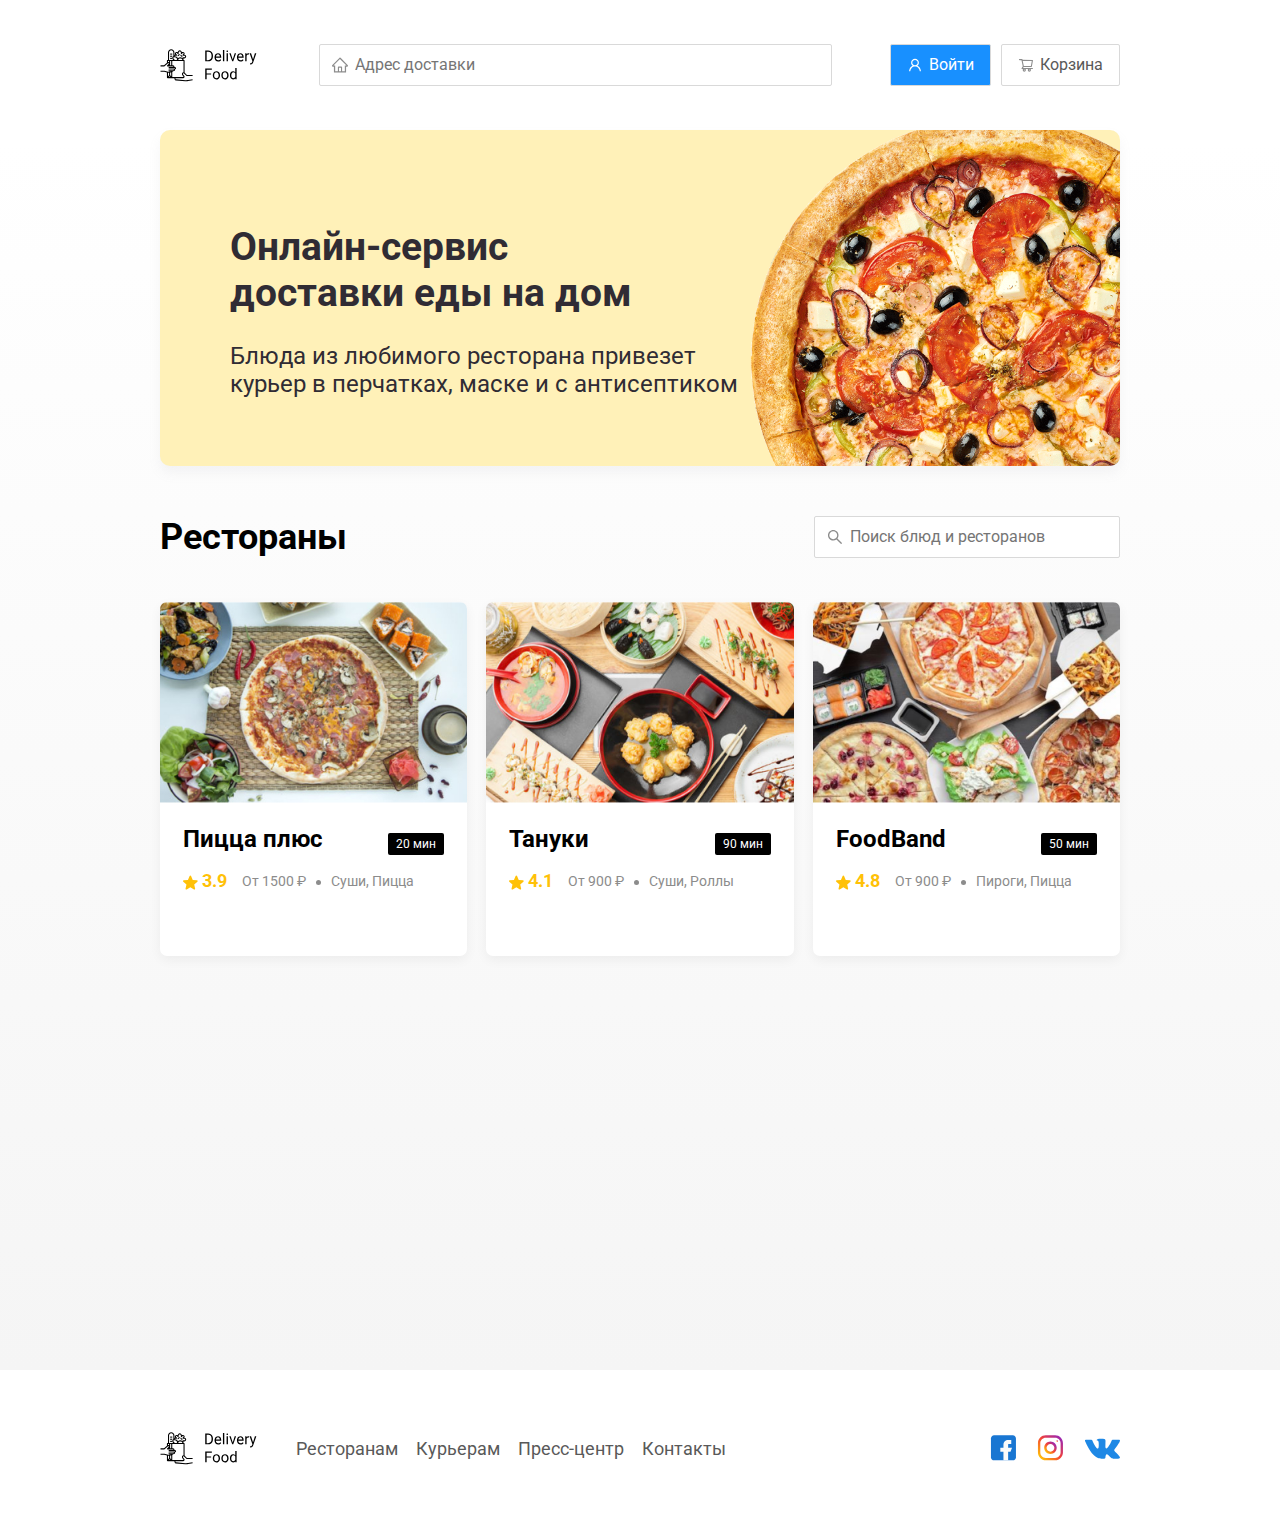
<file: index.html>
<!DOCTYPE html>
<html lang="ru">
<head>
  <meta charset="UTF-8">
  <meta name="viewport" content="width=device-width, initial-scale=1.0">
  <title>Delivery Food - доставка еды на дом</title>
  <link href="https://fonts.googleapis.com/css2?family=Roboto:wght@400;700&display=swap" rel="stylesheet">
  <link rel="stylesheet" href="css/normalize.css">
  <link rel="stylesheet" href="css/animate.css">
  <link rel="stylesheet" href="css/style.css">
</head>
<body>
  <div class="container">
      <header class="header">
        <a href="/" class="logo-link">
          <img src="img/header/logo.svg" alt="logo" class="logo">
        </a>
        <input type="text" class="input input-adress" placeholder="Адрес доставки">
        <div class="buttons">
          <button class="button button-primary">
            <img class="button-icon" src="img/header/user.svg" alt="user">
            <span class="button-text">Войти</span></button>
          <button class="button" id="card-button">
            <img src="img/header/shopping-cart.svg" alt="shop" class="button-icon">
            <span class="button-text">Корзина</span></button>
        </div>
      </header>
   </div>
   <main class="main">
     <div class="container">
       <section class="offer">
        <h1 class="offer-title">
          Онлайн-сервис <br> доставки еды на дом
        </h1>
        <p class="offer-text">
          Блюда из любимого ресторана привезет курьер в перчатках, маске и с антисептиком
        </p>
      </section>
       <section class="restaurants">
         <div class="section-heading">
           <h2 class="section-title">Рестораны</h2>
           <input type="text" class="input input-search" placeholder="Поиск блюд и ресторанов">
         </div>

         <div class="cards">
           <a href="pizzaplus.html" class="card wow fadeInUp" data-wow-delay="0.1s">
             <img class="card-image" src="img/cards/card-1.jpg" alt="image">
             <div class="card-text">
               <div class="card-heading">
                 <h3 class="card-title">Пицца плюс</h3>
                 <span class="card-tag tag">20 мин</span>
               </div>
               <div class="card-info">
                 <div class="rating"><img src="img/cards/rating.svg" alt="*" class="rating-star"> 3.9</div>
                 <div class="price">От 1500 ₽</div>
                 <div class="category">Суши, Пицца</div>
               </div>
             </div>
           </a>

            <a href="tanuki.html" class="card wow fadeInUp" data-wow-delay="0.2s">
             <img class="card-image" src="img/cards/card-2.jpg" alt="image">
             <div class="card-text">
               <div class="card-heading">
                 <h3 class="card-title">Тануки</h3>
                 <span class="card-tag tag">90 мин</span>
               </div>
               <div class="card-info">
                 <div class="rating"><img src="img/cards/rating.svg" alt="*" class="rating-star"> 4.1</div>
                 <div class="price">От 900 ₽</div>
                 <div class="category">Суши, Роллы</div>
               </div>
             </div>
           </a>
    
           <a href="foodband.html" class="card wow fadeInUp" data-wow-delay="0.3s">
             <img class="card-image" src="img/cards/card-3.jpg" alt="image">
             <div class="card-text">
               <div class="card-heading">
                 <h3 class="card-title">FoodBand</h3>
                 <span class="card-tag tag">50 мин</span>
               </div>
               <div class="card-info">
                 <div class="rating"><img src="img/cards/rating.svg" alt="*" class="rating-star"> 4.8</div>
                 <div class="price">От 900 ₽</div>
                 <div class="category">Пироги, Пицца</div>
               </div>
             </div>
           </a>

           <a href="greedypizza.html" class="card wow fadeInUp" data-wow-delay="0.1s">
             <img class="card-image" src="img/cards/card-6.jpg" alt="image">
             <div class="card-text">
               <div class="card-heading">
                 <h3 class="card-title">Жадина-пицца</h3>
                 <span class="card-tag tag">70 мин</span>
               </div>
               <div class="card-info">
                 <div class="rating"><img src="img/cards/rating.svg" alt="*" class="rating-star"> 3.7</div>
                 <div class="price">От 500 ₽</div>
                 <div class="category">Суши, Пицца</div>
               </div>
             </div>
           </a>

           <a href="doteat.html" class="card wow fadeInUp" data-wow-delay="0.2s">
             <img class="card-image" src="img/cards/card-5.jpg" alt="image">
             <div class="card-text">
               <div class="card-heading">
                 <h3 class="card-title">Точка еды</h3>
                 <span class="card-tag tag">90 мин</span>
               </div>
               <div class="card-info">
                 <div class="rating"><img src="img/cards/rating.svg" alt="*" class="rating-star"> 4.7</div>
                 <div class="price">От 1000 ₽</div>
                 <div class="category">Пицца, роллы</div>
               </div>
             </div>
           </a>

           <a href="sushi.html" class="card wow fadeInUp" data-wow-delay="0.3s">
             <img class="card-image" src="img/cards/card-4.jpg" alt="image">
             <div class="card-text">
               <div class="card-heading">
                 <h3 class="card-title">Суши-Роллы</h3>
                 <span class="card-tag tag">65 мин</span>
               </div>
               <div class="card-info">
                 <div class="rating"><img src="img/cards/rating.svg" alt="*" class="rating-star"> 4.6</div>
                 <div class="price">От 300 ₽</div>
                 <div class="category">Суши, Роллы</div>
               </div>
             </div>
           </a>
         </div>
       </section>
     </div>
   </main>
       <footer class="footer">
         <div class="container">
           <div class="footer-block">
             <a href="/" class="logo-link"> 
              <img src="img/header/logo.svg" alt="logo" class="logo footer-logo">
             </a>
             <nav class="footer-nav">
               <a href="#" class="footer-link">Ресторанам</a>
               <a href="#" class="footer-link">Курьерам</a>
               <a href="#" class="footer-link">Пресс-центр</a>
               <a href="#" class="footer-link">Контакты</a>
             </nav>
            <div class="social-links">
              <a class="social-link" href="https://vk.com/webacademic"><img src="img/footer/fk.svg" alt="Facebook"></a>
              <a class="social-link" href="https://www.instagram.com/"><img src="img/footer/inst.svg"
                  alt="Instagram"></a>
              <a class="social-link" href="https://vk.com/digitalt"><img src="img/footer/vk.svg" alt="VK"></a>
            </div>
          </div>
         </div>
       </footer>

       <div class="modal">
         <div class="modal-dialog">
           <div class="modal-header">
             <h3 class="modal-title">Корзина</h3>
             <button class="close">&times</button>
           </div>

           <div class="modal-body">
             <div class="food-row">
               <span class="food-name">Ролл угорь стандарт</span>
               <strong class="food-price">250 ₽</strong>
               <div class="food-counter">
                 <button class="counter-button">-</button>
                 <span class="counter">1</span>
                 <button class="counter-button">+</button>
               </div>
             </div>
           </div>

           <div class="modal-body">
             <div class="food-row">
               <span class="food-name">Пицца с грибами</span>
               <strong class="food-price">750 ₽</strong>
               <div class="food-counter">
                 <button class="counter-button">-</button>
                 <span class="counter">1</span>
                 <button class="counter-button">+</button>
               </div>
             </div>
           </div>

           <div class="modal-body">
             <div class="food-row">
               <span class="food-name">Комбо Сет XL</span>
               <strong class="food-price">1200 ₽</strong>
               <div class="food-counter">
                 <button class="counter-button">-</button>
                 <span class="counter">1</span>
                 <button class="counter-button">+</button>
               </div>
             </div>
           </div>

           <div class="modal-footer">
             <span class="modal-pricetag">2200 ₽</span>
             <div class="footer-buttons">
               <button class="button button-primary">Оформить заказ</button>
               <button class="button">Отмена</button>
             </div>
           </div>
         </div>
       </div>

       <script src="js/wow.min.js"></script>
       <script src="js/main.js"></script>
</body>
</html>
</file>
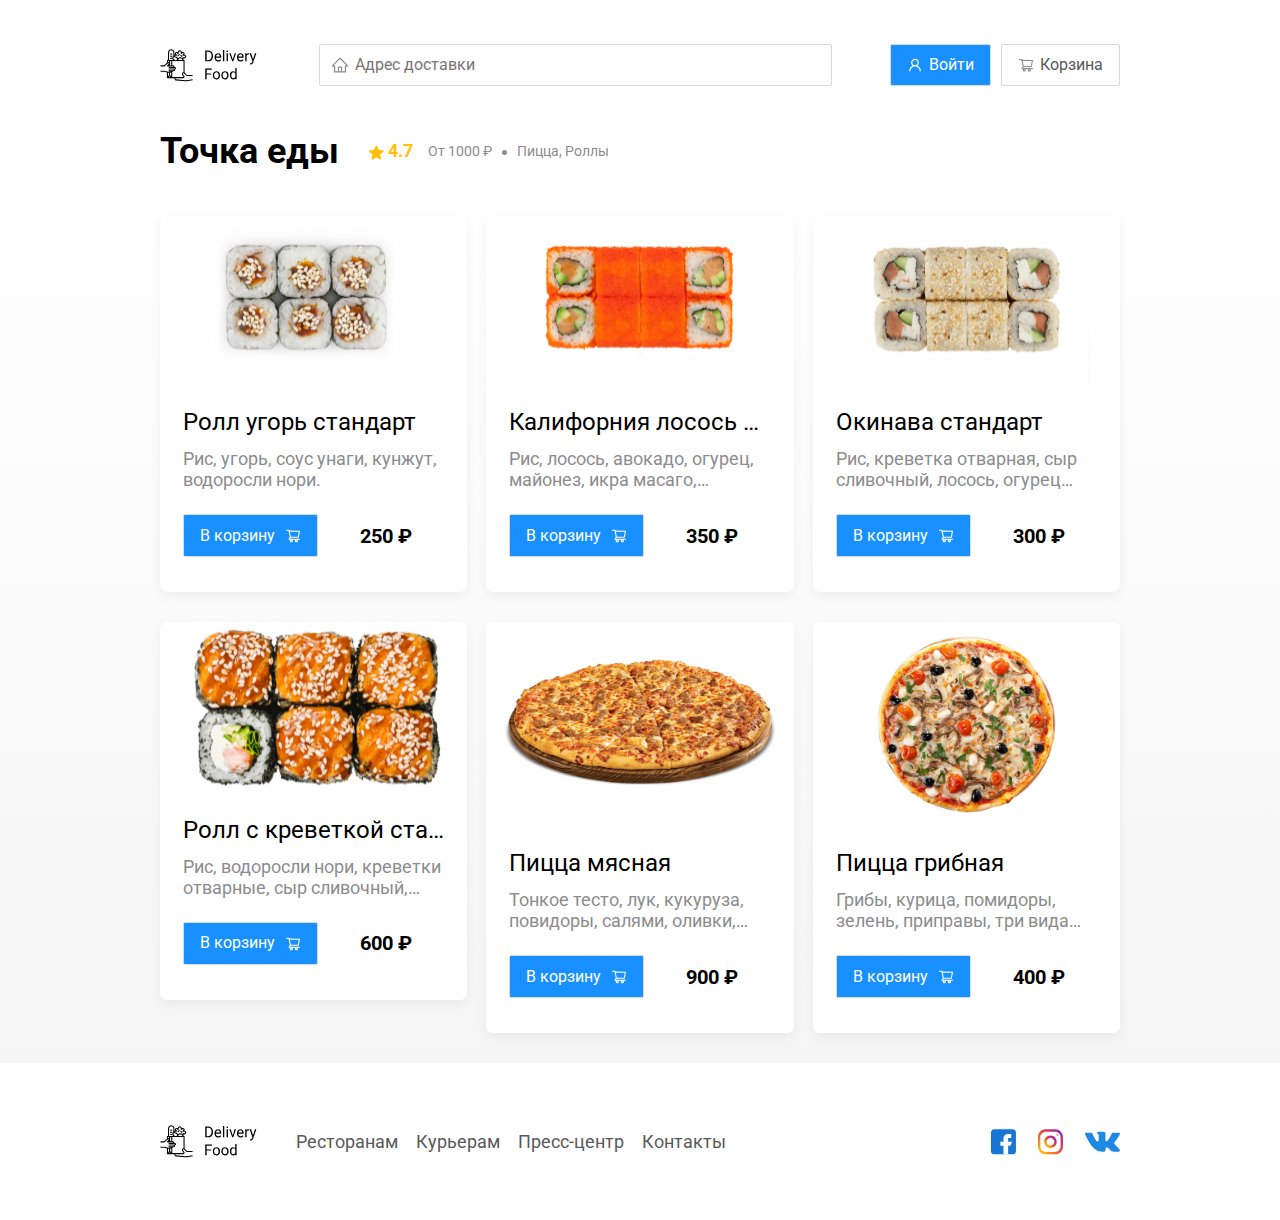
<file: doteat.html>
<!DOCTYPE html>
<html lang="ru">
<head>
  <meta charset="UTF-8">
  <meta name="viewport" content="width=device-width, initial-scale=1.0">
  <title>Точка еды - доставка еды на дом</title>
  <link href="https://fonts.googleapis.com/css2?family=Roboto:wght@400;700&display=swap" rel="stylesheet">
  <link rel="stylesheet" href="css/normalize.css">
  <link rel="stylesheet" href="css/animate.css">
  <link rel="stylesheet" href="css/style.css">
</head>
<body>
  <div class="container">
      <header class="header">
        <a href="/" class="logo-link">
          <img src="img/header/logo.svg" alt="logo" class="logo footer-logo">
        </a> <input type="text" class="input input-adress" placeholder="Адрес доставки">
        <div class="buttons">
          <button class="button button-primary">
            <img class="button-icon" src="img/header/user.svg" alt="user">
            <span class="button-text">Войти</span></button>
          <button class="button" id="card-button">
            <img src="img/header/shopping-cart.svg" alt="shop" class="button-icon">
            <span class="button-text">Корзина</span></button>
        </div>
      </header>
   </div>
   <main class="main">
     <div class="container">
       <section class="restaurants">
         <div class="section-heading">
           <h2 class="section-title">Точка еды</h2>
                <div class="card-info card-info-restaurant">
                 <div class="rating rating-restaurants"><img src="img/cards/rating.svg" alt="*" class="rating-star"> 4.7</div>
                 <div class="price">От 1000 ₽</div>
                 <div class="category">Пицца, Роллы</div>
               </div>
         </div>

         <div class="cards">
           <div class="card card-restaurant wow fadeInUp" data-wow-delay="0.1s">
             <img class="card-image" src="img/pageTanuki/image-1.svg" alt="image">
             <div class="card-text">
               <div class="card-heading">
                 <h3 class="card-title card-title-reg">Ролл угорь стандарт</h3>
               </div>
               <div class="card-info">
                 <div class="ingredients">Рис, угорь, соус унаги, кунжут, водоросли нори.</div>
               </div>
               <div class="card-buttons">
                 <button class="button button-primary">
                   <span class="button-card-text">В корзину</span>
                   <img class="button-card-image" src="img/pageTanuki/shopping-cart.svg" alt="Корзина">
                 </button>
                 <strong class="card-price-bold">
                   250 ₽
                 </strong>
               </div>
             </div>
           </div>

           <div class="card card-restaurant wow fadeInUp" data-wow-delay="0.2s">
             <img class="card-image" src="img/pageTanuki/image-2.svg" alt="image">
             <div class="card-text">
               <div class="card-heading">
                 <h3 class="card-title card-title-reg">Калифорния лосось стандарт</h3>
               </div>
               <div class="card-info">
                 <div class="ingredients">Рис, лосось, авокадо, огурец, майонез, икра масаго, водоросли нори.</div>
               </div>
               <div class="card-buttons">
                 <button class="button button-primary">
                   <span class="button-card-text">В корзину</span>
                   <img class="button-card-image" src="img/pageTanuki/shopping-cart.svg" alt="Корзина">
                 </button>
                 <strong class="card-price-bold">
                   350 ₽
                 </strong>
               </div>
             </div>
           </div>
    
            <div class="card card-restaurant wow fadeInUp" data-wow-delay="0.3s">
              <img class="card-image" src="img/pageTanuki/image-3.svg" alt="image">
              <div class="card-text">
                <div class="card-heading">
                  <h3 class="card-title card-title-reg">Окинава стандарт</h3>
                </div>
                <div class="card-info">
                  <div class="ingredients"> Рис, креветка отварная, сыр сливочный, лосось, огурец свежий.</div>
                </div>
                <div class="card-buttons">
                  <button class="button button-primary">
                    <span class="button-card-text">В корзину</span>
                    <img class="button-card-image" src="img/pageTanuki/shopping-cart.svg" alt="Корзина">
                  </button>
                  <strong class="card-price-bold">
                    300 ₽
                  </strong>
                </div>
              </div>
            </div>

            <div class="card card-restaurant wow fadeInUp" data-wow-delay="0.1s">
              <img class="card-image" src="img/pageTanuki/image-6.svg" alt="image">
              <div class="card-text">
                <div class="card-heading">
                  <h3 class="card-title card-title-reg">Ролл с креветкой стандарт</h3>
                </div>
                <div class="card-info">
                  <div class="ingredients">Рис, водоросли нори, креветки отварные, сыр сливочный, огурцы.</div>
                </div>
                <div class="card-buttons">
                  <button class="button button-primary">
                    <span class="button-card-text">В корзину</span>
                    <img class="button-card-image" src="img/pageTanuki/shopping-cart.svg" alt="Корзина">
                  </button>
                  <strong class="card-price-bold">
                    600 ₽
                  </strong>
                </div>
              </div>
            </div>

            <div class="card card-restaurant wow fadeInUp" data-wow-delay="0.2s">
              <img class="card-image" src="img/pageFoodBand/image-2.png" alt="image">
              <div class="card-text">
                <div class="card-heading">
                  <h3 class="card-title card-title-reg">Пицца мясная</h3>
                </div>
                <div class="card-info">
                  <div class="ingredients">Тонкое тесто, лук, кукуруза, повидоры, салями, оливки, курица, грибы, сладкий
                    перец.
                  </div>
                </div>
                <div class="card-buttons">
                  <button class="button button-primary">
                    <span class="button-card-text">В корзину</span>
                    <img class="button-card-image" src="img/pageTanuki/shopping-cart.svg" alt="Корзина">
                  </button>
                  <strong class="card-price-bold">
                    900 ₽
                  </strong>
                </div>
              </div>
            </div>

            <div class="card card-restaurant wow fadeInUp" data-wow-delay="0.3s">
              <img class="card-image" src="img/pagePizzaPlus/image-2.jpg" alt="image">
              <div class="card-text">
                <div class="card-heading">
                  <h3 class="card-title card-title-reg">Пицца грибная</h3>
                </div>
                <div class="card-info">
                  <div class="ingredients">Грибы, курица, помидоры, зелень, приправы, три вида сыра, сладкий перец.
                  </div>
                </div>
                <div class="card-buttons">
                  <button class="button button-primary">
                    <span class="button-card-text">В корзину</span>
                    <img class="button-card-image" src="img/pageTanuki/shopping-cart.svg" alt="Корзина">
                  </button>
                  <strong class="card-price-bold">
                    400 ₽
                  </strong>
                </div>
              </div>
            </div>

         </div>
       </section>
     </div>
   </main>
       <footer class="footer">
         <div class="container">
           <div class="footer-block">
            <a href="/" class="logo-link">
              <img src="img/header/logo.svg" alt="logo" class="logo footer-logo">
            </a>
            <nav class="footer-nav">
               <a href="#" class="footer-link">Ресторанам</a>
               <a href="#" class="footer-link">Курьерам</a>
               <a href="#" class="footer-link">Пресс-центр</a>
               <a href="#" class="footer-link">Контакты</a>
             </nav>
            <div class="social-links">
              <a class="social-link" href="#"><img src="img/footer/fk.svg" alt="Facebook"></a>
              <a class="social-link" href="#"><img src="img/footer/inst.svg" alt="Instagram"></a>
              <a class="social-link" href="#"><img src="img/footer/vk.svg" alt="VK"></a>
            </div>
          </div>
         </div>
       </footer>
              <div class="modal">
                <div class="modal-dialog">
                  <div class="modal-header">
                    <h3 class="modal-title">Корзина</h3>
                    <button class="close">&times</button>
                  </div>

                  <div class="modal-body">
                    <div class="food-row">
                      <span class="food-name">Ролл угорь стандарт</span>
                      <strong class="food-price">250 ₽</strong>
                      <div class="food-counter">
                        <button class="counter-button">-</button>
                        <span class="counter">1</span>
                        <button class="counter-button">+</button>
                      </div>
                    </div>
                  </div>

                  <div class="modal-body">
                    <div class="food-row">
                      <span class="food-name">Пицца с грибами</span>
                      <strong class="food-price">750 ₽</strong>
                      <div class="food-counter">
                        <button class="counter-button">-</button>
                        <span class="counter">1</span>
                        <button class="counter-button">+</button>
                      </div>
                    </div>
                  </div>

                  <div class="modal-body">
                    <div class="food-row">
                      <span class="food-name">Комбо Сет XL</span>
                      <strong class="food-price">1200 ₽</strong>
                      <div class="food-counter">
                        <button class="counter-button">-</button>
                        <span class="counter">1</span>
                        <button class="counter-button">+</button>
                      </div>
                    </div>
                  </div>

                  <div class="modal-footer">
                    <span class="modal-pricetag">2200 ₽</span>
                    <div class="footer-buttons">
                      <button class="button button-primary">Оформить заказ</button>
                      <button class="button">Отмена</button>
                    </div>
                  </div>
                </div>
              </div>

              <script src="js/wow.min.js"></script>
              <script src="js/main.js"></script>
</body>
</html>
</file>
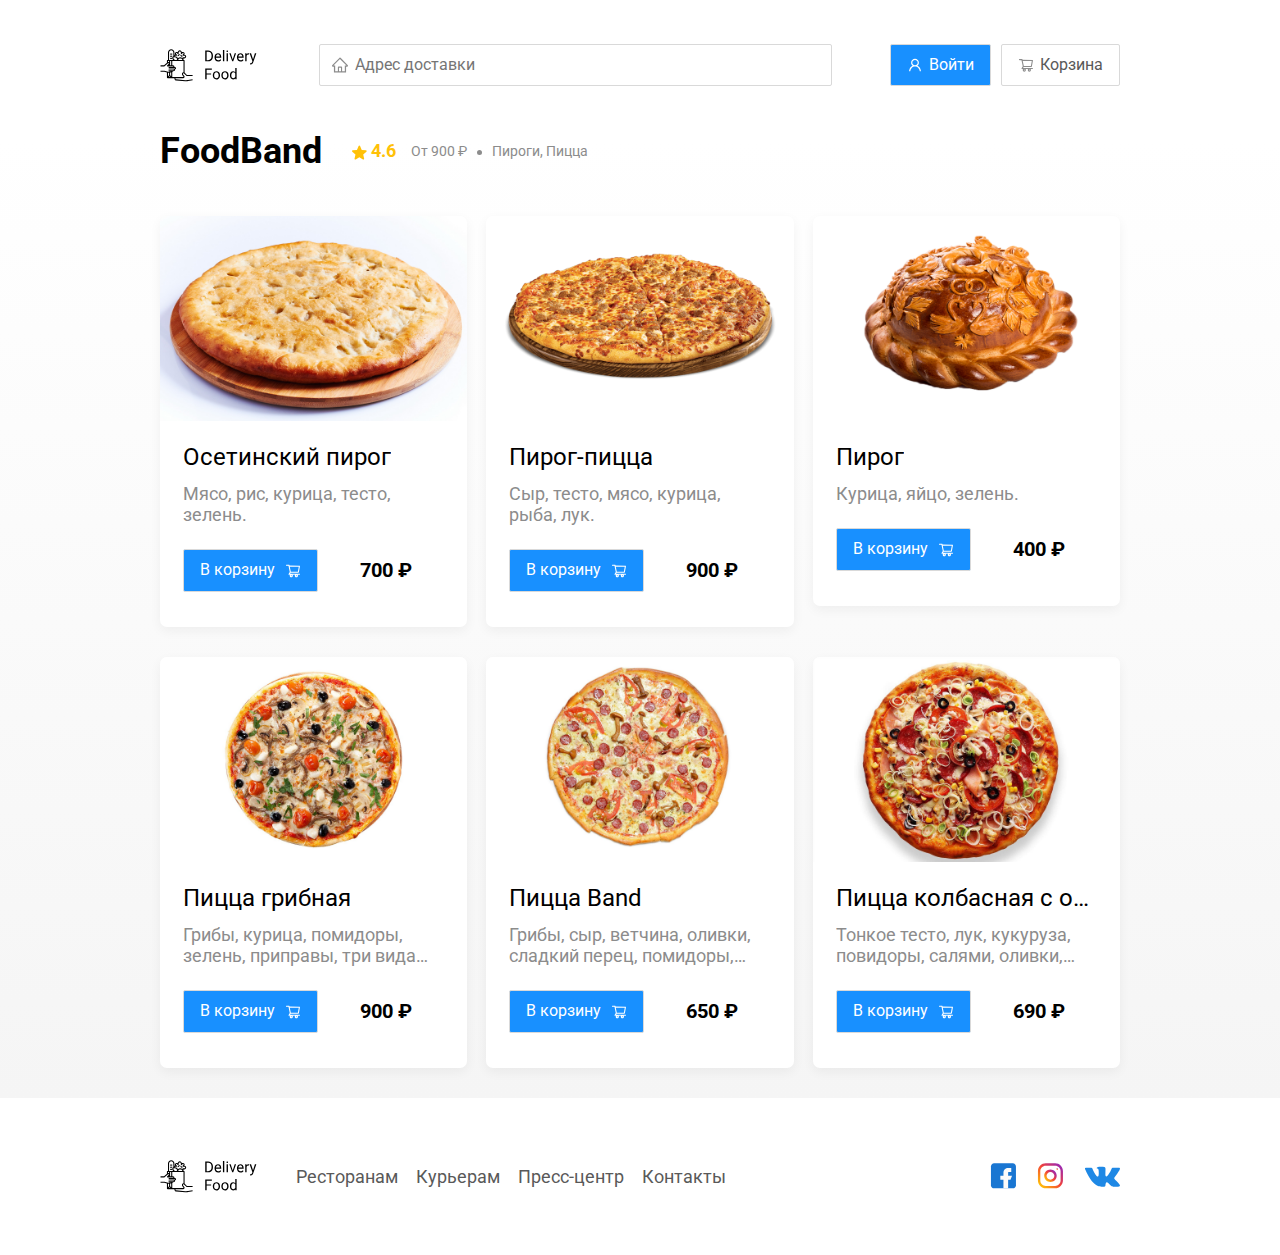
<file: foodband.html>
<!DOCTYPE html>
<html lang="ru">
<head>
  <meta charset="UTF-8">
  <meta name="viewport" content="width=device-width, initial-scale=1.0">
  <title>FoodBand - доставка еды на дом</title>
  <link href="https://fonts.googleapis.com/css2?family=Roboto:wght@400;700&display=swap" rel="stylesheet">
  <link rel="stylesheet" href="css/normalize.css">
  <link rel="stylesheet" href="css/animate.css">
  <link rel="stylesheet" href="css/style.css">
</head>
<body>
  <div class="container">
      <header class="header">
        <a href="/" class="logo-link">
          <img src="img/header/logo.svg" alt="logo" class="logo footer-logo">
        </a>
        <input type="text" class="input input-adress" placeholder="Адрес доставки">
        <div class="buttons">
          <button class="button button-primary">
            <img class="button-icon" src="img/header/user.svg" alt="user">
            <span class="button-text">Войти</span></button>
          <button class="button" id="card-button">
            <img src="img/header/shopping-cart.svg" alt="shop" class="button-icon">
            <span class="button-text">Корзина</span></button>
        </div>
      </header>
   </div>
   <main class="main">
     <div class="container">
       <section class="restaurants">
         <div class="section-heading">
           <h2 class="section-title">FoodBand</h2>
                <div class="card-info card-info-restaurant">
                 <div class="rating rating-restaurants"><img src="img/cards/rating.svg" alt="*" class="rating-star"> 4.6</div>
                 <div class="price">От 900 ₽</div>
                 <div class="category">Пироги, Пицца</div>
               </div>
         </div>

         <div class="cards">
           <div class="card card-restaurant wow fadeInUp" data-wow-delay="0.1s">
             <img class="card-image" src="img/pageFoodBand/image-1.jpg" alt="image">
             <div class="card-text">
               <div class="card-heading">
                 <h3 class="card-title card-title-reg">Осетинский пирог</h3>
               </div>
               <div class="card-info">
                 <div class="ingredients">Мясо, рис, курица, тесто, зелень.</div>
               </div>
               <div class="card-buttons">
                 <button class="button button-primary">
                   <span class="button-card-text">В корзину</span>
                   <img class="button-card-image" src="img/pageTanuki/shopping-cart.svg" alt="Корзина">
                 </button>
                 <strong class="card-price-bold">
                   700 ₽
                 </strong>
               </div>
             </div>
           </div>

           <div class="card card-restaurant wow fadeInUp" data-wow-delay="0.2s">
             <img class="card-image" src="img/pageFoodBand/image-2.png" alt="image">
             <div class="card-text">
               <div class="card-heading">
                 <h3 class="card-title card-title-reg">Пирог-пицца</h3>
               </div>
               <div class="card-info">
                 <div class="ingredients">Сыр, тесто, мясо, курица, рыба, лук.</div>
               </div>
               <div class="card-buttons">
                 <button class="button button-primary">
                   <span class="button-card-text">В корзину</span>
                   <img class="button-card-image" src="img/pageTanuki/shopping-cart.svg" alt="Корзина">
                 </button>
                 <strong class="card-price-bold">
                   900 ₽
                 </strong>
               </div>
             </div>
           </div>
    
            <div class="card card-restaurant wow fadeInUp" data-wow-delay="0.3s">
              <img class="card-image" src="img/pageFoodBand/image-3.png" alt="image">
              <div class="card-text">
                <div class="card-heading">
                  <h3 class="card-title card-title-reg">Пирог</h3>
                </div>
                <div class="card-info">
                  <div class="ingredients"> Курица, яйцо, зелень.</div>
                </div>
                <div class="card-buttons">
                  <button class="button button-primary">
                    <span class="button-card-text">В корзину</span>
                    <img class="button-card-image" src="img/pageTanuki/shopping-cart.svg" alt="Корзина">
                  </button>
                  <strong class="card-price-bold">
                    400 ₽
                  </strong>
                </div>
              </div>
            </div>

            <div class="card card-restaurant wow fadeInUp" data-wow-delay="0.1s">
              <img class="card-image" src="img/pagePizzaPlus/image-2.jpg" alt="image">
              <div class="card-text">
                <div class="card-heading">
                  <h3 class="card-title card-title-reg">Пицца грибная</h3>
                </div>
                <div class="card-info">
                  <div class="ingredients">Грибы, курица, помидоры, зелень, приправы, три вида сыра, сладкий перец.
                  </div>
                </div>
                <div class="card-buttons">
                  <button class="button button-primary">
                    <span class="button-card-text">В корзину</span>
                    <img class="button-card-image" src="img/pageTanuki/shopping-cart.svg" alt="Корзина">
                  </button>
                  <strong class="card-price-bold">
                    900 ₽
                  </strong>
                </div>
              </div>
            </div>

            <div class="card card-restaurant wow fadeInUp" data-wow-delay="0.2s">
              <img class="card-image" src="img/pagePizzaPlus/image-3.jpg" alt="image">
              <div class="card-text">
                <div class="card-heading">
                  <h3 class="card-title card-title-reg">Пицца Band</h3>
                </div>
                <div class="card-info">
                  <div class="ingredients">Грибы, сыр, ветчина, оливки, сладкий перец, помидоры, зелень.</div>
                </div>
                <div class="card-buttons">
                  <button class="button button-primary">
                    <span class="button-card-text">В корзину</span>
                    <img class="button-card-image" src="img/pageTanuki/shopping-cart.svg" alt="Корзина">
                  </button>
                  <strong class="card-price-bold">
                    650 ₽
                  </strong>
                </div>
              </div>
            </div>

            <div class="card card-restaurant wow fadeInUp" data-wow-delay="0.3s">
              <img class="card-image" src="img/pagePizzaPlus/image-1.jpg" alt="image">
              <div class="card-text">
                <div class="card-heading">
                  <h3 class="card-title card-title-reg">Пицца колбасная с овощами</h3>
                </div>
                <div class="card-info">
                  <div class="ingredients">Тонкое тесто, лук, кукуруза, повидоры, салями, оливки, курица, грибы, сладкий
                    перец.</div>
                </div>
                <div class="card-buttons">
                  <button class="button button-primary">
                    <span class="button-card-text">В корзину</span>
                    <img class="button-card-image" src="img/pageTanuki/shopping-cart.svg" alt="Корзина">
                  </button>
                  <strong class="card-price-bold">
                    690 ₽
                  </strong>
                </div>
              </div>
            </div>
         </div>
       </section>
     </div>
   </main>
       <footer class="footer">
         <div class="container">
           <div class="footer-block">
              <a href="/" class="logo-link">
                <img src="img/header/logo.svg" alt="logo" class="logo footer-logo">
              </a>
             <nav class="footer-nav">
               <a href="#" class="footer-link">Ресторанам</a>
               <a href="#" class="footer-link">Курьерам</a>
               <a href="#" class="footer-link">Пресс-центр</a>
               <a href="#" class="footer-link">Контакты</a>
             </nav>
            <div class="social-links">
              <a class="social-link" href="#"><img src="img/footer/fk.svg" alt="Facebook"></a>
              <a class="social-link" href="#"><img src="img/footer/inst.svg" alt="Instagram"></a>
              <a class="social-link" href="#"><img src="img/footer/vk.svg" alt="VK"></a>
            </div>
          </div>
         </div>
       </footer>
              <div class="modal">
                <div class="modal-dialog">
                  <div class="modal-header">
                    <h3 class="modal-title">Корзина</h3>
                    <button class="close">&times</button>
                  </div>

                  <div class="modal-body">
                    <div class="food-row">
                      <span class="food-name">Ролл угорь стандарт</span>
                      <strong class="food-price">250 ₽</strong>
                      <div class="food-counter">
                        <button class="counter-button">-</button>
                        <span class="counter">1</span>
                        <button class="counter-button">+</button>
                      </div>
                    </div>
                  </div>

                  <div class="modal-body">
                    <div class="food-row">
                      <span class="food-name">Пицца с грибами</span>
                      <strong class="food-price">750 ₽</strong>
                      <div class="food-counter">
                        <button class="counter-button">-</button>
                        <span class="counter">1</span>
                        <button class="counter-button">+</button>
                      </div>
                    </div>
                  </div>

                  <div class="modal-body">
                    <div class="food-row">
                      <span class="food-name">Комбо Сет XL</span>
                      <strong class="food-price">1200 ₽</strong>
                      <div class="food-counter">
                        <button class="counter-button">-</button>
                        <span class="counter">1</span>
                        <button class="counter-button">+</button>
                      </div>
                    </div>
                  </div>

                  <div class="modal-footer">
                    <span class="modal-pricetag">2200 ₽</span>
                    <div class="footer-buttons">
                      <button class="button button-primary">Оформить заказ</button>
                      <button class="button">Отмена</button>
                    </div>
                  </div>
                </div>
              </div>

              <script src="js/wow.min.js"></script>
              <script src="js/main.js"></script>
</body>
</html>
</file>
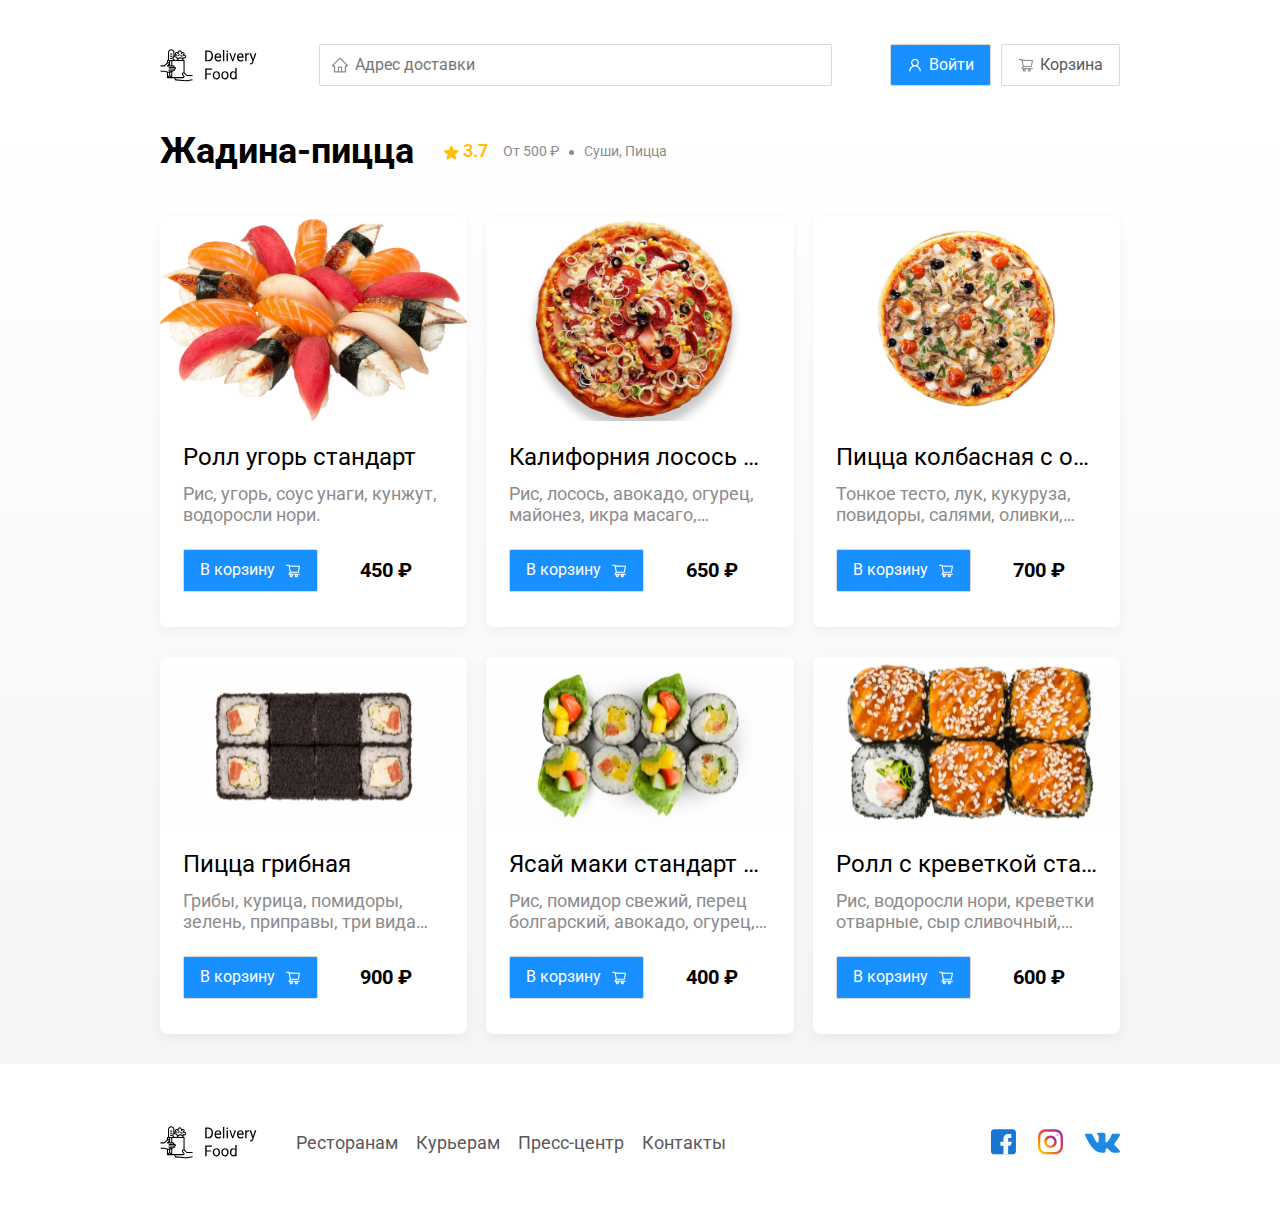
<file: greedypizza.html>
<!DOCTYPE html>
<html lang="ru">
<head>
  <meta charset="UTF-8">
  <meta name="viewport" content="width=device-width, initial-scale=1.0">
  <title>Жадина-пицца - доставка еды на дом</title>
  <link href="https://fonts.googleapis.com/css2?family=Roboto:wght@400;700&display=swap" rel="stylesheet">
  <link rel="stylesheet" href="css/normalize.css">
  <link rel="stylesheet" href="css/animate.css">
  <link rel="stylesheet" href="css/style.css">
</head>
<body>
  <div class="container">
      <header class="header">
        <a href="/" class="logo-link">
          <img src="img/header/logo.svg" alt="logo" class="logo footer-logo">
        </a> <input type="text" class="input input-adress" placeholder="Адрес доставки">
        <div class="buttons">
          <button class="button button-primary">
            <img class="button-icon" src="img/header/user.svg" alt="user">
            <span class="button-text">Войти</span></button>
          <button class="button" id="card-button">
            <img src="img/header/shopping-cart.svg" alt="shop" class="button-icon">
            <span class="button-text">Корзина</span></button>
        </div>
      </header>
   </div>
   <main class="main">
     <div class="container">
       <section class="restaurants">
         <div class="section-heading">
           <h2 class="section-title">Жадина-пицца</h2>
                <div class="card-info card-info-restaurant">
                 <div class="rating rating-restaurants"><img src="img/cards/rating.svg" alt="*" class="rating-star"> 3.7</div>
                 <div class="price">От 500 ₽</div>
                 <div class="category">Суши, Пицца</div>
               </div>
         </div>

         <div class="cards">
           <div class="card card-restaurant wow fadeInUp" data-wow-delay="0.1s">
             <img class="card-image" src="img/pageFoodBand/image-5.png" alt="image">
             <div class="card-text">
               <div class="card-heading">
                 <h3 class="card-title card-title-reg">Ролл угорь стандарт</h3>
               </div>
               <div class="card-info">
                 <div class="ingredients">Рис, угорь, соус унаги, кунжут, водоросли нори.</div>
               </div>
               <div class="card-buttons">
                 <button class="button button-primary">
                   <span class="button-card-text">В корзину</span>
                   <img class="button-card-image" src="img/pageTanuki/shopping-cart.svg" alt="Корзина">
                 </button>
                 <strong class="card-price-bold">
                   450 ₽
                 </strong>
               </div>
             </div>
           </div>

           <div class="card card-restaurant wow fadeInUp" data-wow-delay="0.2s">
             <img class="card-image" src="img/pagePizzaPlus/image-1.jpg" alt="image">
             <div class="card-text">
               <div class="card-heading">
                 <h3 class="card-title card-title-reg">Калифорния лосось стандарт</h3>
               </div>
               <div class="card-info">
                 <div class="ingredients">Рис, лосось, авокадо, огурец, майонез, икра масаго, водоросли нори.</div>
               </div>
               <div class="card-buttons">
                 <button class="button button-primary">
                   <span class="button-card-text">В корзину</span>
                   <img class="button-card-image" src="img/pageTanuki/shopping-cart.svg" alt="Корзина">
                 </button>
                 <strong class="card-price-bold">
                   650 ₽
                 </strong>
               </div>
             </div>
           </div>
    
            <div class="card card-restaurant wow fadeInUp" data-wow-delay="0.3s">
              <img class="card-image" src="img/pagePizzaPlus/image-2.jpg" alt="image">
              <div class="card-text">
                <div class="card-heading">
                  <h3 class="card-title card-title-reg">Пицца колбасная с овощами</h3>
                </div>
                <div class="card-info">
                  <div class="ingredients">Тонкое тесто, лук, кукуруза, повидоры, салями, оливки, курица, грибы, сладкий
                    перец.</div>
                </div>
                <div class="card-buttons">
                  <button class="button button-primary">
                    <span class="button-card-text">В корзину</span>
                    <img class="button-card-image" src="img/pageTanuki/shopping-cart.svg" alt="Корзина">
                  </button>
                  <strong class="card-price-bold">
                    700 ₽
                  </strong>
                </div>
              </div>
            </div>

            <div class="card card-restaurant wow fadeInUp" data-wow-delay="0.1s">
              <img class="card-image" src="img/pageTanuki/image-4.svg" alt="image">
              <div class="card-text">
                <div class="card-heading">
                  <h3 class="card-title card-title-reg">Пицца грибная</h3>
                </div>
                <div class="card-info">
                  <div class="ingredients">Грибы, курица, помидоры, зелень, приправы, три вида сыра, сладкий перец.
                  </div>
                </div>
                <div class="card-buttons">
                  <button class="button button-primary">
                    <span class="button-card-text">В корзину</span>
                    <img class="button-card-image" src="img/pageTanuki/shopping-cart.svg" alt="Корзина">
                  </button>
                  <strong class="card-price-bold">
                    900 ₽
                  </strong>
                </div>
              </div>
            </div>

            <div class="card card-restaurant wow fadeInUp" data-wow-delay="0.2s">
              <img class="card-image" src="img/pageTanuki/image-5.svg" alt="image">
              <div class="card-text">
                <div class="card-heading">
                  <h3 class="card-title card-title-reg">Ясай маки стандарт 185 г</h3>
                </div>
                <div class="card-info">
                  <div class="ingredients">Рис, помидор свежий, перец болгарский, авокадо, огурец, айсберг.</div>
                </div>
                <div class="card-buttons">
                  <button class="button button-primary">
                    <span class="button-card-text">В корзину</span>
                    <img class="button-card-image" src="img/pageTanuki/shopping-cart.svg" alt="Корзина">
                  </button>
                  <strong class="card-price-bold">
                    400 ₽
                  </strong>
                </div>
              </div>
            </div>

            <div class="card card-restaurant wow fadeInUp" data-wow-delay="0.3s">
              <img class="card-image" src="img/pageTanuki/image-6.svg" alt="image">
              <div class="card-text">
                <div class="card-heading">
                  <h3 class="card-title card-title-reg">Ролл с креветкой стандарт</h3>
                </div>
                <div class="card-info">
                  <div class="ingredients">Рис, водоросли нори, креветки отварные, сыр сливочный, огурцы.</div>
                </div>
                <div class="card-buttons">
                  <button class="button button-primary">
                    <span class="button-card-text">В корзину</span>
                    <img class="button-card-image" src="img/pageTanuki/shopping-cart.svg" alt="Корзина">
                  </button>
                  <strong class="card-price-bold">
                    600 ₽
                  </strong>
                </div>
              </div>
            </div>
         </div>
       </section>
     </div>
   </main>
       <footer class="footer">
         <div class="container">
           <div class="footer-block">
            <a href="/" class="logo-link">
              <img src="img/header/logo.svg" alt="logo" class="logo footer-logo">
            </a>
             <nav class="footer-nav">
               <a href="#" class="footer-link">Ресторанам</a>
               <a href="#" class="footer-link">Курьерам</a>
               <a href="#" class="footer-link">Пресс-центр</a>
               <a href="#" class="footer-link">Контакты</a>
             </nav>
            <div class="social-links">
              <a class="social-link" href="#"><img src="img/footer/fk.svg" alt="Facebook"></a>
              <a class="social-link" href="#"><img src="img/footer/inst.svg" alt="Instagram"></a>
              <a class="social-link" href="#"><img src="img/footer/vk.svg" alt="VK"></a>
            </div>
          </div>
         </div>
       </footer>
              <div class="modal">
                <div class="modal-dialog">
                  <div class="modal-header">
                    <h3 class="modal-title">Корзина</h3>
                    <button class="close">&times</button>
                  </div>

                  <div class="modal-body">
                    <div class="food-row">
                      <span class="food-name">Ролл угорь стандарт</span>
                      <strong class="food-price">250 ₽</strong>
                      <div class="food-counter">
                        <button class="counter-button">-</button>
                        <span class="counter">1</span>
                        <button class="counter-button">+</button>
                      </div>
                    </div>
                  </div>

                  <div class="modal-body">
                    <div class="food-row">
                      <span class="food-name">Пицца с грибами</span>
                      <strong class="food-price">750 ₽</strong>
                      <div class="food-counter">
                        <button class="counter-button">-</button>
                        <span class="counter">1</span>
                        <button class="counter-button">+</button>
                      </div>
                    </div>
                  </div>

                  <div class="modal-body">
                    <div class="food-row">
                      <span class="food-name">Комбо Сет XL</span>
                      <strong class="food-price">1200 ₽</strong>
                      <div class="food-counter">
                        <button class="counter-button">-</button>
                        <span class="counter">1</span>
                        <button class="counter-button">+</button>
                      </div>
                    </div>
                  </div>

                  <div class="modal-footer">
                    <span class="modal-pricetag">2200 ₽</span>
                    <div class="footer-buttons">
                      <button class="button button-primary">Оформить заказ</button>
                      <button class="button">Отмена</button>
                    </div>
                  </div>
                </div>
              </div>

              <script src="js/wow.min.js"></script>
              <script src="js/main.js"></script>
</body>
</html>
</file>
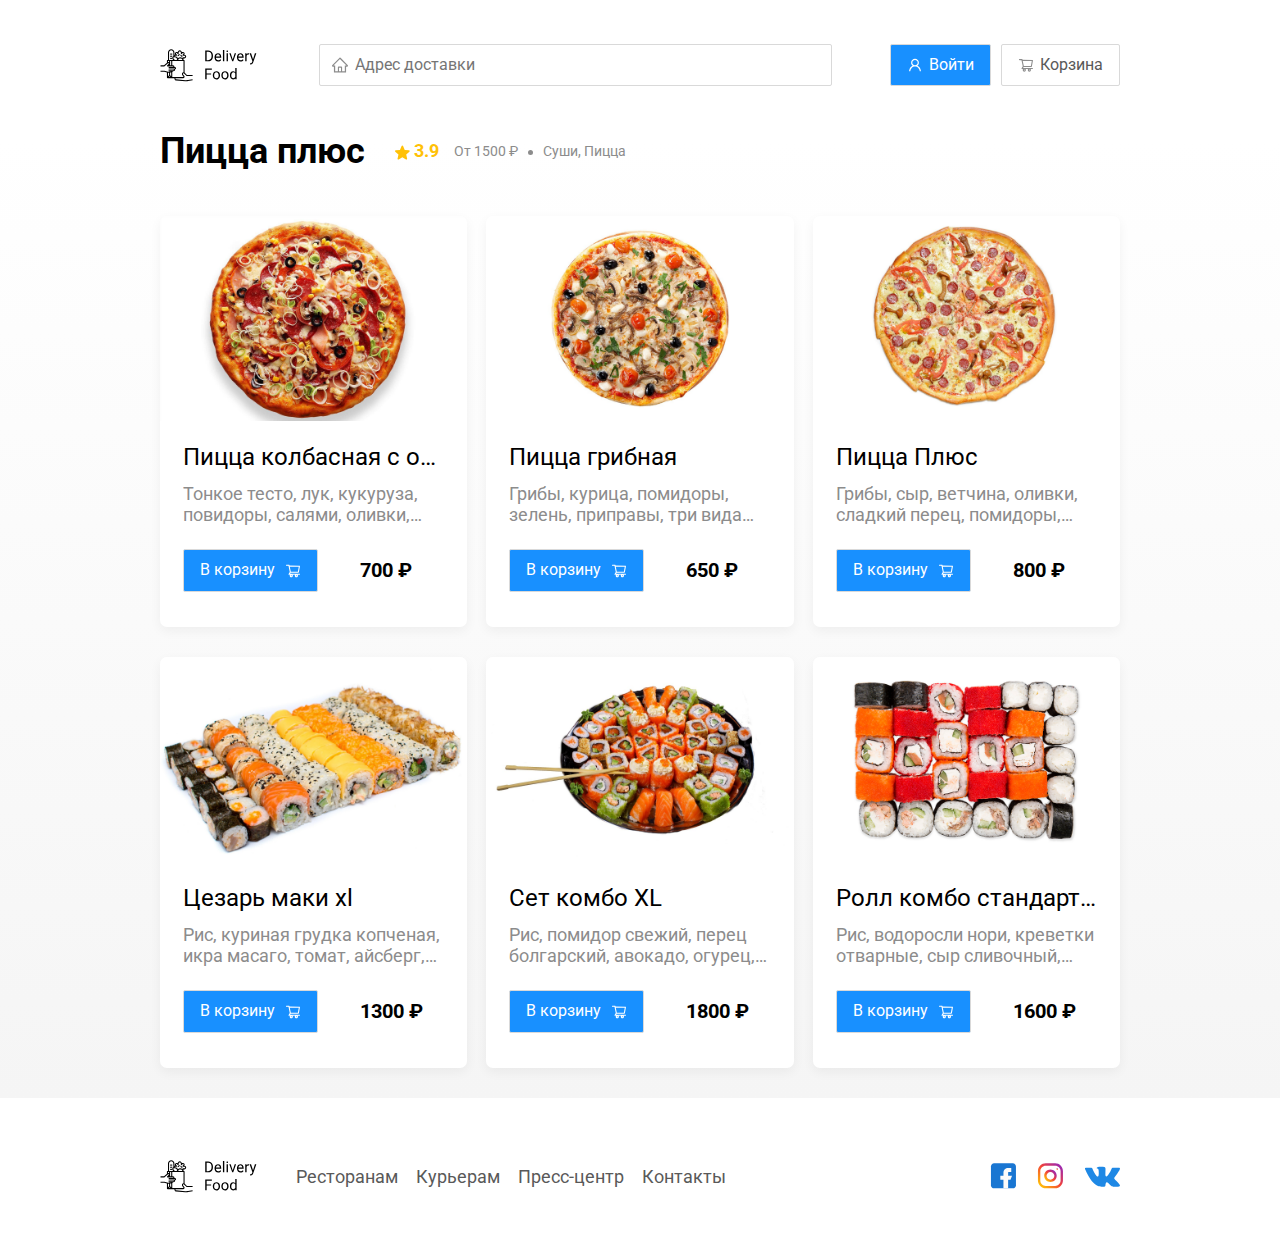
<file: pizzaplus.html>
<!DOCTYPE html>
<html lang="ru">
<head>
  <meta charset="UTF-8">
  <meta name="viewport" content="width=device-width, initial-scale=1.0">
  <title>Пицца плюс - доставка еды на дом</title>
  <link href="https://fonts.googleapis.com/css2?family=Roboto:wght@400;700&display=swap" rel="stylesheet">
  <link rel="stylesheet" href="css/normalize.css">
  <link rel="stylesheet" href="css/animate.css">
  <link rel="stylesheet" href="css/style.css">
</head>
<body>
  <div class="container">
      <header class="header">
        <a href="/" class="logo-link">
          <img src="img/header/logo.svg" alt="logo" class="logo footer-logo">
        </a>
        <input type="text" class="input input-adress" placeholder="Адрес доставки">
        <div class="buttons">
          <button class="button button-primary">
            <img class="button-icon" src="img/header/user.svg" alt="user">
            <span class="button-text">Войти</span></button>
          <button class="button" id="card-button">
            <img src="img/header/shopping-cart.svg" alt="shop" class="button-icon">
            <span class="button-text">Корзина</span></button>
        </div>
      </header>
   </div>
   <main class="main">
     <div class="container">
       <section class="restaurants">
         <div class="section-heading">
           <h2 class="section-title">Пицца плюс</h2>
                <div class="card-info card-info-restaurant">
                 <div class="rating rating-restaurants"><img src="img/cards/rating.svg" alt="*" class="rating-star"> 3.9</div>
                 <div class="price">От 1500 ₽</div>
                 <div class="category">Суши, Пицца</div>
               </div>
         </div>

         <div class="cards">
           <div class="card card-restaurant wow fadeInUp" data-wow-delay="0.1s">
             <img class="card-image" src="img/pagePizzaPlus/image-1.jpg" alt="image">
             <div class="card-text">
               <div class="card-heading">
                 <h3 class="card-title card-title-reg">Пицца колбасная с овощами</h3>
               </div>
               <div class="card-info">
                 <div class="ingredients">Тонкое тесто, лук, кукуруза, повидоры, салями, оливки, курица, грибы, сладкий перец.</div>
               </div>
               <div class="card-buttons">
                 <button class="button button-primary">
                   <span class="button-card-text">В корзину</span>
                   <img class="button-card-image" src="img/pageTanuki/shopping-cart.svg" alt="Корзина">
                 </button>
                 <strong class="card-price-bold">
                   700 ₽
                 </strong>
               </div>
             </div>
           </div>

           <div class="card card-restaurant wow fadeInUp" data-wow-delay="0.2s">
             <img class="card-image" src="img/pagePizzaPlus/image-2.jpg" alt="image">
             <div class="card-text">
               <div class="card-heading">
                 <h3 class="card-title card-title-reg">Пицца грибная</h3>
               </div>
               <div class="card-info">
                 <div class="ingredients">Грибы, курица, помидоры, зелень, приправы, три вида сыра, сладкий перец.</div>
               </div>
               <div class="card-buttons">
                 <button class="button button-primary">
                   <span class="button-card-text">В корзину</span>
                   <img class="button-card-image" src="img/pageTanuki/shopping-cart.svg" alt="Корзина">
                 </button>
                 <strong class="card-price-bold">
                   650 ₽
                 </strong>
               </div>
             </div>
           </div>
    
            <div class="card card-restaurant wow fadeInUp" data-wow-delay="0.3s">
              <img class="card-image" src="img/pagePizzaPlus/image-3.jpg" alt="image">
              <div class="card-text">
                <div class="card-heading">
                  <h3 class="card-title card-title-reg">Пицца Плюс</h3>
                </div>
                <div class="card-info">
                  <div class="ingredients"> Грибы, сыр, ветчина, оливки, сладкий перец, помидоры, зелень.</div>
                </div>
                <div class="card-buttons">
                  <button class="button button-primary">
                    <span class="button-card-text">В корзину</span>
                    <img class="button-card-image" src="img/pageTanuki/shopping-cart.svg" alt="Корзина">
                  </button>
                  <strong class="card-price-bold">
                    800 ₽
                  </strong>
                </div>
              </div>
            </div>

            <div class="card card-restaurant wow fadeInUp" data-wow-delay="0.1s">
              <img class="card-image" src="img/pagePizzaPlus/image-4.jpeg" alt="image">
              <div class="card-text">
                <div class="card-heading">
                  <h3 class="card-title card-title-reg">Цезарь маки хl</h3>
                </div>
                <div class="card-info">
                  <div class="ingredients">Рис, куриная грудка копченая, икра масаго, томат, айсберг, соус цезарь.
                  </div>
                </div>
                <div class="card-buttons">
                  <button class="button button-primary">
                    <span class="button-card-text">В корзину</span>
                    <img class="button-card-image" src="img/pageTanuki/shopping-cart.svg" alt="Корзина">
                  </button>
                  <strong class="card-price-bold">
                    1300 ₽
                  </strong>
                </div>
              </div>
            </div>

            <div class="card card-restaurant wow fadeInUp" data-wow-delay="0.2s">
              <img class="card-image" src="img/pagePizzaPlus/image-5.jpg" alt="image">
              <div class="card-text">
                <div class="card-heading">
                  <h3 class="card-title card-title-reg">Сет комбо XL</h3>
                </div>
                <div class="card-info">
                  <div class="ingredients">Рис, помидор свежий, перец болгарский, авокадо, огурец, айсберг.</div>
                </div>
                <div class="card-buttons">
                  <button class="button button-primary">
                    <span class="button-card-text">В корзину</span>
                    <img class="button-card-image" src="img/pageTanuki/shopping-cart.svg" alt="Корзина">
                  </button>
                  <strong class="card-price-bold">
                    1800 ₽
                  </strong>
                </div>
              </div>
            </div>

            <div class="card card-restaurant wow fadeInUp" data-wow-delay="0.3s">
              <img class="card-image" src="img/pagePizzaPlus/image-6.jpg" alt="image">
              <div class="card-text">
                <div class="card-heading">
                  <h3 class="card-title card-title-reg">Ролл комбо стандартное</h3>
                </div>
                <div class="card-info">
                  <div class="ingredients">Рис, водоросли нори, креветки отварные, сыр сливочный, огурцы.</div>
                </div>
                <div class="card-buttons">
                  <button class="button button-primary">
                    <span class="button-card-text">В корзину</span>
                    <img class="button-card-image" src="img/pageTanuki/shopping-cart.svg" alt="Корзина">
                  </button>
                  <strong class="card-price-bold">
                    1600 ₽
                  </strong>
                </div>
              </div>
            </div>
         </div>
       </section>
     </div>
   </main>
       <footer class="footer">
         <div class="container">
           <div class="footer-block">
             <a href="/" class="logo-link">
               <img src="img/header/logo.svg" alt="logo" class="logo footer-logo">
             </a>
             <nav class="footer-nav">
               <a href="#" class="footer-link">Ресторанам</a>
               <a href="#" class="footer-link">Курьерам</a>
               <a href="#" class="footer-link">Пресс-центр</a>
               <a href="#" class="footer-link">Контакты</a>
             </nav>
            <div class="social-links">
              <a class="social-link" href="#"><img src="img/footer/fk.svg" alt="Facebook"></a>
              <a class="social-link" href="#"><img src="img/footer/inst.svg" alt="Instagram"></a>
              <a class="social-link" href="#"><img src="img/footer/vk.svg" alt="VK"></a>
            </div>
          </div>
         </div>
       </footer>
              <div class="modal">
                <div class="modal-dialog">
                  <div class="modal-header">
                    <h3 class="modal-title">Корзина</h3>
                    <button class="close">&times</button>
                  </div>

                  <div class="modal-body">
                    <div class="food-row">
                      <span class="food-name">Ролл угорь стандарт</span>
                      <strong class="food-price">250 ₽</strong>
                      <div class="food-counter">
                        <button class="counter-button">-</button>
                        <span class="counter">1</span>
                        <button class="counter-button">+</button>
                      </div>
                    </div>
                  </div>

                  <div class="modal-body">
                    <div class="food-row">
                      <span class="food-name">Пицца с грибами</span>
                      <strong class="food-price">750 ₽</strong>
                      <div class="food-counter">
                        <button class="counter-button">-</button>
                        <span class="counter">1</span>
                        <button class="counter-button">+</button>
                      </div>
                    </div>
                  </div>

                  <div class="modal-body">
                    <div class="food-row">
                      <span class="food-name">Комбо Сет XL</span>
                      <strong class="food-price">1200 ₽</strong>
                      <div class="food-counter">
                        <button class="counter-button">-</button>
                        <span class="counter">1</span>
                        <button class="counter-button">+</button>
                      </div>
                    </div>
                  </div>

                  <div class="modal-footer">
                    <span class="modal-pricetag">2200 ₽</span>
                    <div class="footer-buttons">
                      <button class="button button-primary">Оформить заказ</button>
                      <button class="button">Отмена</button>
                    </div>
                  </div>
                </div>
              </div>

              <script src="js/wow.min.js"></script>
              <script src="js/main.js"></script>
</body>
</html>
</file>
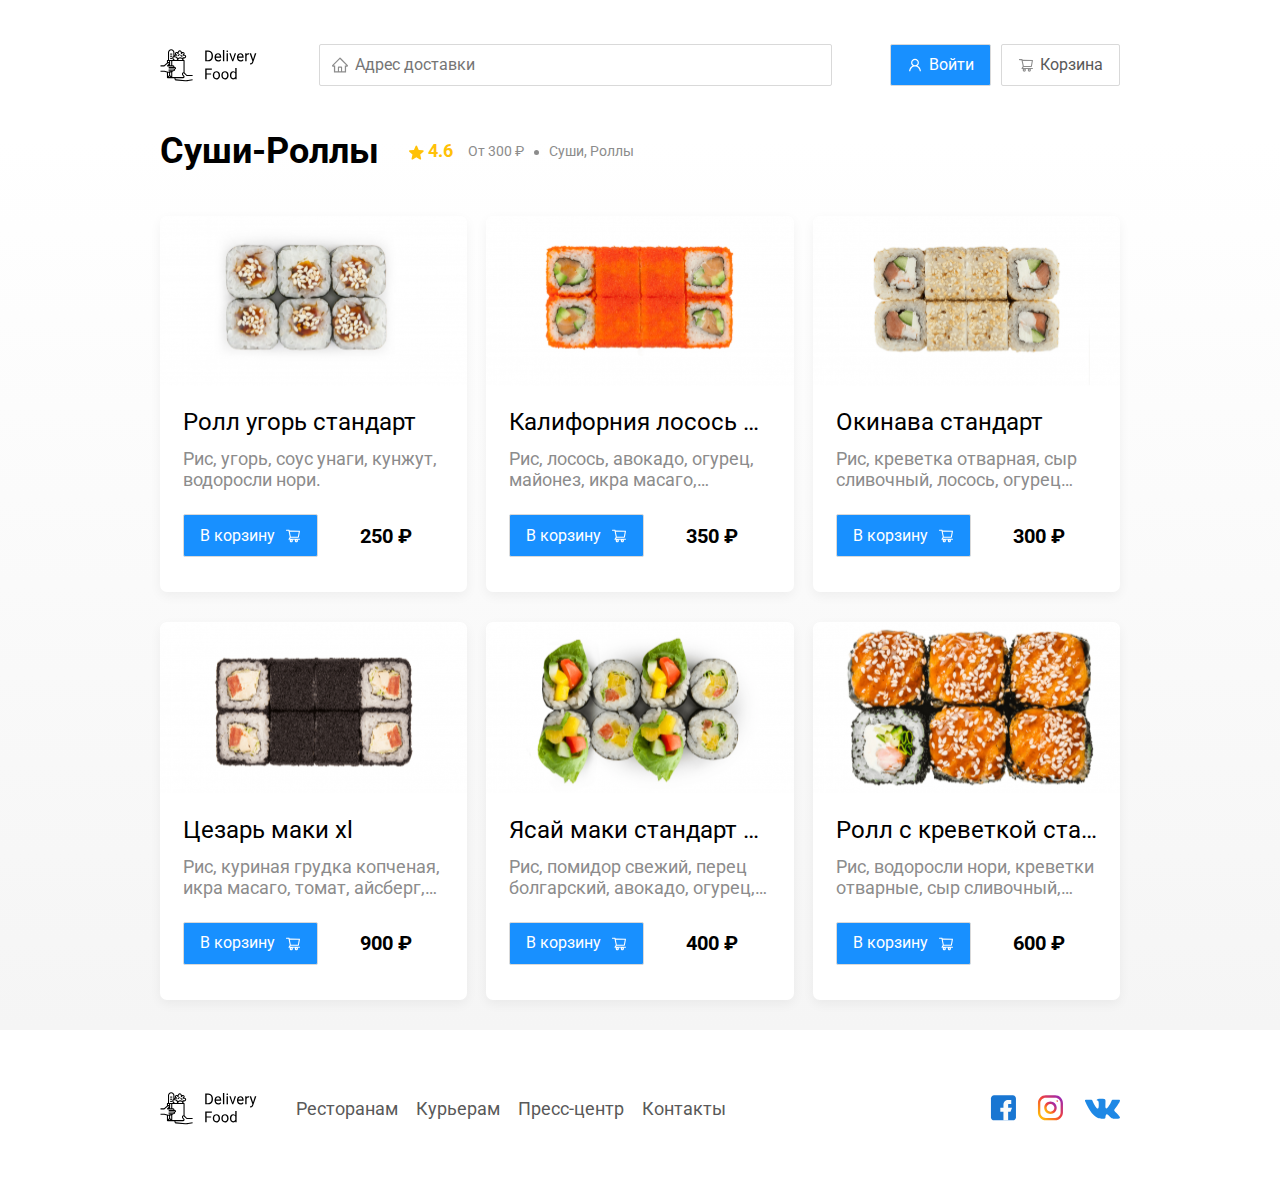
<file: sushi.html>
<!DOCTYPE html>
<html lang="ru">
<head>
  <meta charset="UTF-8">
  <meta name="viewport" content="width=device-width, initial-scale=1.0">
  <title>Суши-Роллы - доставка еды на дом</title>
  <link href="https://fonts.googleapis.com/css2?family=Roboto:wght@400;700&display=swap" rel="stylesheet">
  <link rel="stylesheet" href="css/normalize.css">
  <link rel="stylesheet" href="css/animate.css">
  <link rel="stylesheet" href="css/style.css">
</head>
<body>
  <div class="container">
      <header class="header">
        <a href="/" class="logo-link">
          <img src="img/header/logo.svg" alt="logo" class="logo footer-logo">
        </a> <input type="text" class="input input-adress" placeholder="Адрес доставки">
        <div class="buttons">
          <button class="button button-primary">
            <img class="button-icon" src="img/header/user.svg" alt="user">
            <span class="button-text">Войти</span></button>
          <button class="button" id="card-button">
            <img src="img/header/shopping-cart.svg" alt="shop" class="button-icon">
            <span class="button-text">Корзина</span></button>
        </div>
      </header>
   </div>
   <main class="main">
     <div class="container">
       <section class="restaurants">
         <div class="section-heading">
           <h2 class="section-title">Суши-Роллы</h2>
                <div class="card-info card-info-restaurant">
                 <div class="rating rating-restaurants"><img src="img/cards/rating.svg" alt="*" class="rating-star"> 4.6</div>
                 <div class="price">От 300 ₽</div>
                 <div class="category">Суши, Роллы</div>
               </div>
         </div>

         <div class="cards">
           <div class="card card-restaurant wow fadeInUp" data-wow-delay="0.1s">
             <img class="card-image" src="img/pageTanuki/image-1.svg" alt="image">
             <div class="card-text">
               <div class="card-heading">
                 <h3 class="card-title card-title-reg">Ролл угорь стандарт</h3>
               </div>
               <div class="card-info">
                 <div class="ingredients">Рис, угорь, соус унаги, кунжут, водоросли нори.</div>
               </div>
               <div class="card-buttons">
                 <button class="button button-primary">
                   <span class="button-card-text">В корзину</span>
                   <img class="button-card-image" src="img/pageTanuki/shopping-cart.svg" alt="Корзина">
                 </button>
                 <strong class="card-price-bold">
                   250 ₽
                 </strong>
               </div>
             </div>
           </div>

           <div class="card card-restaurant wow fadeInUp" data-wow-delay="0.2s">
             <img class="card-image" src="img/pageTanuki/image-2.svg" alt="image">
             <div class="card-text">
               <div class="card-heading">
                 <h3 class="card-title card-title-reg">Калифорния лосось стандарт</h3>
               </div>
               <div class="card-info">
                 <div class="ingredients">Рис, лосось, авокадо, огурец, майонез, икра масаго, водоросли нори.</div>
               </div>
               <div class="card-buttons">
                 <button class="button button-primary">
                   <span class="button-card-text">В корзину</span>
                   <img class="button-card-image" src="img/pageTanuki/shopping-cart.svg" alt="Корзина">
                 </button>
                 <strong class="card-price-bold">
                   350 ₽
                 </strong>
               </div>
             </div>
           </div>
    
            <div class="card card-restaurant wow fadeInUp" data-wow-delay="0.3s">
              <img class="card-image" src="img/pageTanuki/image-3.svg" alt="image">
              <div class="card-text">
                <div class="card-heading">
                  <h3 class="card-title card-title-reg">Окинава стандарт</h3>
                </div>
                <div class="card-info">
                  <div class="ingredients"> Рис, креветка отварная, сыр сливочный, лосось, огурец свежий.</div>
                </div>
                <div class="card-buttons">
                  <button class="button button-primary">
                    <span class="button-card-text">В корзину</span>
                    <img class="button-card-image" src="img/pageTanuki/shopping-cart.svg" alt="Корзина">
                  </button>
                  <strong class="card-price-bold">
                    300 ₽
                  </strong>
                </div>
              </div>
            </div>

            <div class="card card-restaurant wow fadeInUp" data-wow-delay="0.1s">
              <img class="card-image" src="img/pageTanuki/image-4.svg" alt="image">
              <div class="card-text">
                <div class="card-heading">
                  <h3 class="card-title card-title-reg">Цезарь маки хl</h3>
                </div>
                <div class="card-info">
                  <div class="ingredients">Рис, куриная грудка копченая, икра масаго, томат, айсберг, соус цезарь.
                  </div>
                </div>
                <div class="card-buttons">
                  <button class="button button-primary">
                    <span class="button-card-text">В корзину</span>
                    <img class="button-card-image" src="img/pageTanuki/shopping-cart.svg" alt="Корзина">
                  </button>
                  <strong class="card-price-bold">
                    900 ₽
                  </strong>
                </div>
              </div>
            </div>

            <div class="card card-restaurant wow fadeInUp" data-wow-delay="0.2s">
              <img class="card-image" src="img/pageTanuki/image-5.svg" alt="image">
              <div class="card-text">
                <div class="card-heading">
                  <h3 class="card-title card-title-reg">Ясай маки стандарт 185 г</h3>
                </div>
                <div class="card-info">
                  <div class="ingredients">Рис, помидор свежий, перец болгарский, авокадо, огурец, айсберг.</div>
                </div>
                <div class="card-buttons">
                  <button class="button button-primary">
                    <span class="button-card-text">В корзину</span>
                    <img class="button-card-image" src="img/pageTanuki/shopping-cart.svg" alt="Корзина">
                  </button>
                  <strong class="card-price-bold">
                    400 ₽
                  </strong>
                </div>
              </div>
            </div>

            <div class="card card-restaurant wow fadeInUp" data-wow-delay="0.3s">
              <img class="card-image" src="img/pageTanuki/image-6.svg" alt="image">
              <div class="card-text">
                <div class="card-heading">
                  <h3 class="card-title card-title-reg">Ролл с креветкой стандарт</h3>
                </div>
                <div class="card-info">
                  <div class="ingredients">Рис, водоросли нори, креветки отварные, сыр сливочный, огурцы.</div>
                </div>
                <div class="card-buttons">
                  <button class="button button-primary">
                    <span class="button-card-text">В корзину</span>
                    <img class="button-card-image" src="img/pageTanuki/shopping-cart.svg" alt="Корзина">
                  </button>
                  <strong class="card-price-bold">
                    600 ₽
                  </strong>
                </div>
              </div>
            </div>
         </div>
       </section>
     </div>
   </main>
       <footer class="footer">
         <div class="container">
           <div class="footer-block">
              <a href="/" class="logo-link">
                <img src="img/header/logo.svg" alt="logo" class="logo footer-logo">
              </a>
              <nav class="footer-nav">
               <a href="#" class="footer-link">Ресторанам</a>
               <a href="#" class="footer-link">Курьерам</a>
               <a href="#" class="footer-link">Пресс-центр</a>
               <a href="#" class="footer-link">Контакты</a>
             </nav>
            <div class="social-links">
              <a class="social-link" href="#"><img src="img/footer/fk.svg" alt="Facebook"></a>
              <a class="social-link" href="#"><img src="img/footer/inst.svg" alt="Instagram"></a>
              <a class="social-link" href="#"><img src="img/footer/vk.svg" alt="VK"></a>
            </div>
          </div>
         </div>
       </footer>
              <div class="modal">
                <div class="modal-dialog">
                  <div class="modal-header">
                    <h3 class="modal-title">Корзина</h3>
                    <button class="close">&times</button>
                  </div>

                  <div class="modal-body">
                    <div class="food-row">
                      <span class="food-name">Ролл угорь стандарт</span>
                      <strong class="food-price">250 ₽</strong>
                      <div class="food-counter">
                        <button class="counter-button">-</button>
                        <span class="counter">1</span>
                        <button class="counter-button">+</button>
                      </div>
                    </div>
                  </div>

                  <div class="modal-body">
                    <div class="food-row">
                      <span class="food-name">Пицца с грибами</span>
                      <strong class="food-price">750 ₽</strong>
                      <div class="food-counter">
                        <button class="counter-button">-</button>
                        <span class="counter">1</span>
                        <button class="counter-button">+</button>
                      </div>
                    </div>
                  </div>

                  <div class="modal-body">
                    <div class="food-row">
                      <span class="food-name">Комбо Сет XL</span>
                      <strong class="food-price">1200 ₽</strong>
                      <div class="food-counter">
                        <button class="counter-button">-</button>
                        <span class="counter">1</span>
                        <button class="counter-button">+</button>
                      </div>
                    </div>
                  </div>

                  <div class="modal-footer">
                    <span class="modal-pricetag">2200 ₽</span>
                    <div class="footer-buttons">
                      <button class="button button-primary">Оформить заказ</button>
                      <button class="button">Отмена</button>
                    </div>
                  </div>
                </div>
              </div>

              <script src="js/wow.min.js"></script>
              <script src="js/main.js"></script>
</body>
</html>
</file>
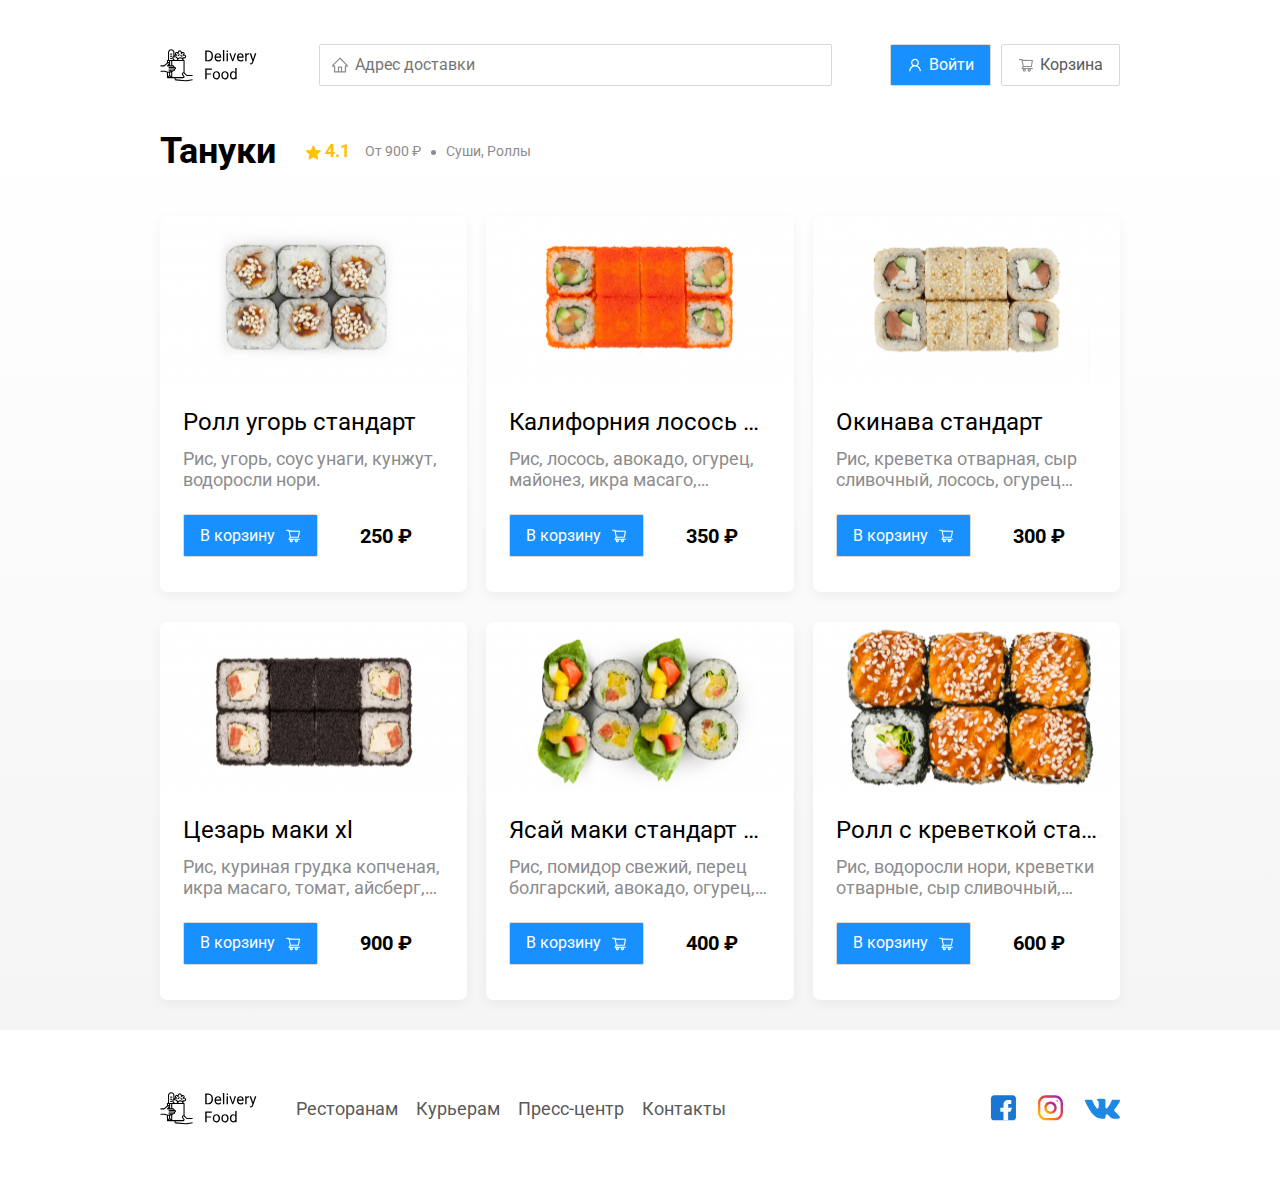
<file: tanuki.html>
<!DOCTYPE html>
<html lang="ru">
<head>
  <meta charset="UTF-8">
  <meta name="viewport" content="width=device-width, initial-scale=1.0">
  <title>Тануки - доставка еды на дом</title>
  <link href="https://fonts.googleapis.com/css2?family=Roboto:wght@400;700&display=swap" rel="stylesheet">
  <link rel="stylesheet" href="css/normalize.css">
  <link rel="stylesheet" href="css/animate.css">
  <link rel="stylesheet" href="css/style.css">
</head>
<body>
  <div class="container">
      <header class="header">
        <a href="/" class="logo-link">
          <img src="img/header/logo.svg" alt="logo" class="logo footer-logo">
        </a> <input type="text" class="input input-adress" placeholder="Адрес доставки">
        <div class="buttons">
          <button class="button button-primary">
            <img class="button-icon" src="img/header/user.svg" alt="user">
            <span class="button-text">Войти</span></button>
          <button class="button" id="card-button">
            <img src="img/header/shopping-cart.svg" alt="shop" class="button-icon">
            <span class="button-text">Корзина</span></button>
        </div>
      </header>
   </div>
   <main class="main">
     <div class="container">
       <section class="restaurants">
         <div class="section-heading">
           <h2 class="section-title">Тануки</h2>
                <div class="card-info card-info-restaurant">
                 <div class="rating rating-restaurants"><img src="img/cards/rating.svg" alt="*" class="rating-star"> 4.1</div>
                 <div class="price">От 900 ₽</div>
                 <div class="category">Суши, Роллы</div>
               </div>
         </div>

         <div class="cards">
           <div class="card card-restaurant wow fadeInUp" data-wow-delay="0.1s">
             <img class="card-image" src="img/pageTanuki/image-1.svg" alt="image">
             <div class="card-text">
               <div class="card-heading">
                 <h3 class="card-title card-title-reg">Ролл угорь стандарт</h3>
               </div>
               <div class="card-info">
                 <div class="ingredients">Рис, угорь, соус унаги, кунжут, водоросли нори.</div>
               </div>
               <div class="card-buttons">
                 <button class="button button-primary">
                   <span class="button-card-text">В корзину</span>
                   <img class="button-card-image" src="img/pageTanuki/shopping-cart.svg" alt="Корзина">
                 </button>
                 <strong class="card-price-bold">
                   250 ₽
                 </strong>
               </div>
             </div>
           </div>

           <div class="card card-restaurant wow fadeInUp" data-wow-delay="0.2s">
             <img class="card-image" src="img/pageTanuki/image-2.svg" alt="image">
             <div class="card-text">
               <div class="card-heading">
                 <h3 class="card-title card-title-reg">Калифорния лосось стандарт</h3>
               </div>
               <div class="card-info">
                 <div class="ingredients">Рис, лосось, авокадо, огурец, майонез, икра масаго, водоросли нори.</div>
               </div>
               <div class="card-buttons">
                 <button class="button button-primary">
                   <span class="button-card-text">В корзину</span>
                   <img class="button-card-image" src="img/pageTanuki/shopping-cart.svg" alt="Корзина">
                 </button>
                 <strong class="card-price-bold">
                   350 ₽
                 </strong>
               </div>
             </div>
           </div>
    
            <div class="card card-restaurant wow fadeInUp" data-wow-delay="0.3s">
              <img class="card-image" src="img/pageTanuki/image-3.svg" alt="image">
              <div class="card-text">
                <div class="card-heading">
                  <h3 class="card-title card-title-reg">Окинава стандарт</h3>
                </div>
                <div class="card-info">
                  <div class="ingredients"> Рис, креветка отварная, сыр сливочный, лосось, огурец свежий.</div>
                </div>
                <div class="card-buttons">
                  <button class="button button-primary">
                    <span class="button-card-text">В корзину</span>
                    <img class="button-card-image" src="img/pageTanuki/shopping-cart.svg" alt="Корзина">
                  </button>
                  <strong class="card-price-bold">
                    300 ₽
                  </strong>
                </div>
              </div>
            </div>

            <div class="card card-restaurant wow fadeInUp" data-wow-delay="0.1s">
              <img class="card-image" src="img/pageTanuki/image-4.svg" alt="image">
              <div class="card-text">
                <div class="card-heading">
                  <h3 class="card-title card-title-reg">Цезарь маки хl</h3>
                </div>
                <div class="card-info">
                  <div class="ingredients">Рис, куриная грудка копченая, икра масаго, томат, айсберг, соус цезарь.
                  </div>
                </div>
                <div class="card-buttons">
                  <button class="button button-primary">
                    <span class="button-card-text">В корзину</span>
                    <img class="button-card-image" src="img/pageTanuki/shopping-cart.svg" alt="Корзина">
                  </button>
                  <strong class="card-price-bold">
                    900 ₽
                  </strong>
                </div>
              </div>
            </div>

            <div class="card card-restaurant wow fadeInUp" data-wow-delay="0.2s">
              <img class="card-image" src="img/pageTanuki/image-5.svg" alt="image">
              <div class="card-text">
                <div class="card-heading">
                  <h3 class="card-title card-title-reg">Ясай маки стандарт 185 г</h3>
                </div>
                <div class="card-info">
                  <div class="ingredients">Рис, помидор свежий, перец болгарский, авокадо, огурец, айсберг.</div>
                </div>
                <div class="card-buttons">
                  <button class="button button-primary">
                    <span class="button-card-text">В корзину</span>
                    <img class="button-card-image" src="img/pageTanuki/shopping-cart.svg" alt="Корзина">
                  </button>
                  <strong class="card-price-bold">
                    400 ₽
                  </strong>
                </div>
              </div>
            </div>

            <div class="card card-restaurant wow fadeInUp" data-wow-delay="0.3s">
              <img class="card-image" src="img/pageTanuki/image-6.svg" alt="image">
              <div class="card-text">
                <div class="card-heading">
                  <h3 class="card-title card-title-reg">Ролл с креветкой стандарт</h3>
                </div>
                <div class="card-info">
                  <div class="ingredients">Рис, водоросли нори, креветки отварные, сыр сливочный, огурцы.</div>
                </div>
                <div class="card-buttons">
                  <button class="button button-primary">
                    <span class="button-card-text">В корзину</span>
                    <img class="button-card-image" src="img/pageTanuki/shopping-cart.svg" alt="Корзина">
                  </button>
                  <strong class="card-price-bold">
                    600 ₽
                  </strong>
                </div>
              </div>
            </div>
         </div>
       </section>
     </div>
   </main>
       <footer class="footer">
         <div class="container">
           <div class="footer-block">
            <a href="/" class="logo-link">
              <img src="img/header/logo.svg" alt="logo" class="logo footer-logo">
            </a>
            <nav class="footer-nav">
               <a href="#" class="footer-link">Ресторанам</a>
               <a href="#" class="footer-link">Курьерам</a>
               <a href="#" class="footer-link">Пресс-центр</a>
               <a href="#" class="footer-link">Контакты</a>
             </nav>
            <div class="social-links">
              <a class="social-link" href="#"><img src="img/footer/fk.svg" alt="Facebook"></a>
              <a class="social-link" href="#"><img src="img/footer/inst.svg" alt="Instagram"></a>
              <a class="social-link" href="#"><img src="img/footer/vk.svg" alt="VK"></a>
            </div>
          </div>
         </div>
       </footer>
              <div class="modal">
                <div class="modal-dialog">
                  <div class="modal-header">
                    <h3 class="modal-title">Корзина</h3>
                    <button class="close">&times</button>
                  </div>

                  <div class="modal-body">
                    <div class="food-row">
                      <span class="food-name">Ролл угорь стандарт</span>
                      <strong class="food-price">250 ₽</strong>
                      <div class="food-counter">
                        <button class="counter-button">-</button>
                        <span class="counter">1</span>
                        <button class="counter-button">+</button>
                      </div>
                    </div>
                  </div>

                  <div class="modal-body">
                    <div class="food-row">
                      <span class="food-name">Пицца с грибами</span>
                      <strong class="food-price">750 ₽</strong>
                      <div class="food-counter">
                        <button class="counter-button">-</button>
                        <span class="counter">1</span>
                        <button class="counter-button">+</button>
                      </div>
                    </div>
                  </div>

                  <div class="modal-body">
                    <div class="food-row">
                      <span class="food-name">Комбо Сет XL</span>
                      <strong class="food-price">1200 ₽</strong>
                      <div class="food-counter">
                        <button class="counter-button">-</button>
                        <span class="counter">1</span>
                        <button class="counter-button">+</button>
                      </div>
                    </div>
                  </div>

                  <div class="modal-footer">
                    <span class="modal-pricetag">2200 ₽</span>
                    <div class="footer-buttons">
                      <button class="button button-primary">Оформить заказ</button>
                      <button class="button">Отмена</button>
                    </div>
                  </div>
                </div>
              </div>

              <script src="js/wow.min.js"></script>
              <script src="js/main.js"></script>
</body>
</html>
</file>
<file: css/style.css>
* {
  padding: 0;
  margin: 0;
  border: 0;
}

*,
*:before,
*:after {
  -moz-box-sizing: border-box;
  -webkit-box-sizing: border-box;
  box-sizing: border-box;
}

:focus,
:active {
  outline: none;
}

a:focus,
a:active {
  outline: none;
}

nav,
footer,
header,
aside {
  display: block;
}

html,
body {
  height: 100%;
  width: 100%;
  font-size: 100%;
  line-height: 1;
  font-size: 14px;
  -ms-text-size-adjust: 100%;
  -moz-text-size-adjust: 100%;
  -webkit-text-size-adjust: 100%;
}

input,
button,
textarea {
  font-family: inherit;
}

input::-ms-clear {
  display: none;
}

button {
  cursor: pointer;
}

button::-moz-focus-inner {
  padding: 0;
  border: 0;
}

a,
a:visited {
  text-decoration: none;
}

a:hover {
  text-decoration: none;
}

ul li {
  list-style: none;
}

img {
  vertical-align: top;
}

h1,
h2,
h3,
h4,
h5,
h6 {
  font-size: inherit;
  font-weight: 400;
}

/*--------------------*/
body {
  font-family: "Roboto", sans-serif;
}
.container {
  max-width: 1200px;
  margin: auto;
}

.header {
  margin: 44px 0 44px 0;
  display: flex;
  align-items: center;
  justify-content: space-between;
}
.input {
  background: #FFFFFF;
  border: 1px solid #D9D9D9;
  border-radius: 2px;
  font-size: 16px;
  line-height: 24px;
  padding: 8px;
  padding-left: 35px;
   background-repeat: no-repeat;
  background-position: left 11px center;
}
.input-adress {
  flex: 0.8;
  background-image: url(../img/header/home.svg);
}
.input-search {
  width: 306px;
  background-image: url(../img/offer/search.svg);
  margin-left: auto;
}
.buttons {
  display: flex;
  align-items: center;
}
.button {
  display: flex;
  align-items: center;
  padding: 8px 16px;
  background: #FFFFFF;
  border: 1px solid #D9D9D9;
  box-shadow: 0px 0px 2px rgba(0, 0, 0, 0.0015);
  border-radius: 2px;
  color: #595959;
  font-size: 16px;
  line-height: 24px;
}
.button-primary {
  background: #1890FF;
  border-radius: 2px;
  color: #FFFFFF;
  margin-right: 10px;
}
.button-icon {
  margin-right: 6px;
  vertical-align: middle;
}
.button-card-text {
  margin-right: 10px;
}


.offer {
  box-shadow: 0px 7px 12px rgba(158, 158, 163, 0.1);
  background: #FFF1B8 url(../img/offer/img.png) no-repeat top -100px right -247px / 924px;
  border-radius: 10px;
  padding: 68px 70px;
  margin-bottom: 50px;
}
.offer-title {
  font-style: normal;
  font-weight: bold;
  font-size: 39px;
  line-height: 46px;
  color: #302c34;
}
.offer-text {
  font-style: normal;
  font-weight: normal;
  font-size: 24px;
  line-height: 28px;
  color: #302c34;
  max-width: 538px;
}
.section-heading {
  display: flex;
  align-items: center;
  margin-bottom: 44px;
}
.section-title {
  font-style: normal;
  font-weight: bold;
  font-size: 36px;
  line-height: 42px;
  color: #000000;
  margin: 0;
  margin-right: 30px;
}

.main {
  background: linear-gradient(180deg, rgba(245, 245, 245, 0) 1.04%, #F5F5F5 100%);
}


.cards {
  display: flex;
  align-items: flex-start;
  justify-content: space-between;
  flex-wrap: wrap;
}
.card {
  background: #FFFFFF;
  box-shadow: 0px 4px 12px rgba(0, 0, 0, 0.05);
  border-radius: 7px;
  overflow: hidden;
  margin-bottom: 30px;
  flex-basis: 32%;
  text-decoration: none;
}
.card-image {
  width: 100%;
  object-fit: cover;
}
.card-text {
  padding: 20px 23px 35px 23px;
}
.card-heading {
  display: flex;
  align-items: center;
  justify-content: space-between;
}
.card-title {
  margin: 0;
  font-style: normal;
  font-weight: bold;
  font-size: 24px;
  line-height: 32px;
  margin-bottom: 10px;
  color: #000;
}
.card-title-reg {
  font-weight: 400;
    text-overflow: ellipsis;
    overflow: hidden;
    white-space: nowrap;
}
.card-tag {
  font-style: normal;
  font-weight: normal;
  font-size: 12px;
  line-height: 20px;
  color: #fff;
  border-radius: 2px;
  padding: 1px 8px;
  background: #000;
}
.card-info {
  display: flex;
  align-items: center;
  flex-wrap: wrap;
  margin-bottom: 24px;
}
.card-info-restaurant {
  margin: 0;
}
.card-buttons {
  display: flex;
  align-items: center;
}
.card-price-bold {
  font-style: normal;
  font-weight: bold;
  font-size: 20px;
  line-height: 32px;
  margin-left: 32px;
}
.rating {
  margin-right: 26px;
  color: #ffc107;
  font-weight: bold;
  font-size: 18px;
  line-height: 32px;
}
.rating-star {
  vertical-align: middle;
}
.price {
  color: #8c8c8c;
  font-size: 18px;
  line-height: 32px;
}
.category {
  color: #8c8c8c;
  font-size: 18px;
  line-height: 32px;
  text-overflow: ellipsis;
  overflow: hidden;
  white-space: nowrap;
}
.price {
  margin-right: 10px;
}
.ingredients {
  font-style: normal;
  font-weight: normal;
  font-size: 18px;
  line-height: 21px;
  color: #8c8c8c;
  overflow: hidden;
  text-overflow: ellipsis;
  display: -webkit-box;
  -webkit-line-clamp: 2;
  -webkit-box-orient: vertical;
}
.price:after {
  content:'';
  width: 5px;
  height: 5px;
  background-color: #8c8c8c;
  display: inline-block;
  vertical-align: middle;
  border-radius: 50%;
  margin-left: 10px;
}

.footer {
  padding: 60px 0;
}
.footer-nav {
  margin-right: auto;
  margin-left: 35px;
}
.footer-block {
  display: flex;
  align-items: center;
  justify-content: space-between;
}
.footer-link {
  display: inline-block;
  color: #595959;
  text-decoration: none;
  font-style: normal;
  font-weight: normal;
  font-size: 18px;
  line-height: 21px;
}
.footer-link:not(:last-child) {
  margin-right: 15px;
}
.social-links {
  display: flex;
  align-items: center;
}
.social-link:not(:last-child) {
  margin-right: 21px;
}
.modal {
  display: none;
  position: fixed;
  left: 0;
  top: 0;
  width: 100%;
  height: 100%;
  background: rgba(0, 0, 0, 0.4);
}
.modal-active {
  display: flex;
}
.modal-dialog {
  margin: auto;
  max-width: 780px;
  width: 95%;
  background: #FFFFFF;
  border-radius: 5px;
  padding: 40px 45px;
}
.food-name {
  font-size: 18px;
  font-weight: normal;
  line-height: 32px;
}
.food-row {
  display: flex;
  align-items: center;
  justify-content: space-between;
  padding-bottom: 8px;
  border-bottom: 1px solid #d9d9d9;
  margin-bottom: 15px;
}
.food-price {
  margin-left: auto;
  margin-right: 47px;
  font-weight: bold;
  font-size: 20px;
  line-height: 32px;
}
.food-counter {
  display: flex;
  align-items: center;
}
.counter-button {
  display: flex;
  align-items: center;
  justify-content: center;
  width: 39px;
  height: 32px;
  background: #FFFFFF;
  border: 1px solid #40A9FF;
  box-sizing: border-box;
  border-radius: 2px;
  color: #40A9FF;
  font-weight: normal;
  font-size: 14px;
  line-height: 22px;
}
.modal-body {
  margin-bottom: 52px;
}
.modal-header {
  display: flex;
  align-items: center;
  justify-content: space-between;
  margin-bottom: 45px;
}
.modal-title{
  margin:0;
  font-style: normal;
  font-weight: bold;
  font-size: 36px;
  line-height: 42px;
  color: #000000;
}
.close {
  font-size: 36px;
  border: none;
  background-color: transparent;
}
.counter {
  line-height: 24px;
  font-size: 16px;
  margin-left: 10px;
  margin-right: 10px;
}
.modal-footer {
  display: flex;
  align-items: center;
  justify-content: space-between;
}
.footer-buttons {
  display: flex;
}
.modal-pricetag {
  background: #262626;
  border-radius: 5px;
  color: #fff;
  padding: 15px 20px;
}
@media (max-width: 1366px) {
  .container {
    max-width: 960px;
  }
  .offer {
    background-size: 750px;
    background-position: top -20px right -250px;
  }
  .category,
  .price {
    font-size: 14px;
  }
  .rating {
    margin-right: 15px;
  }
  .card-restaurant {
    height: 100%;
  }
}
@media (max-width: 992px) {
  .container {
    max-width: 750px;
  }
  .offer {
    padding: 50px;
    background-size: 500px;
    background-position: top right -180px;
  }
  .offer-text {
    font-size: 18px;
    max-width: 480px;
  }
  .card {
    flex-basis: 49%;
  }
  .footer-link {
    font-size: 16px;
  }
}
@media (max-width: 768px) {
  .container {
    max-width: 560px;
  }
  .card-info {
    flex-wrap: wrap;
  }
  .rating {
    flex-basis: 100%;
  }
  .card-title {
    font-size: 19px;
  }
  .offer {
    background-size: 400px;
    background-position: bottom 55px right -180px
  }
  .offer-title {
    font-size: 24px;
    line-height: 1.4;
  }
  .offer-text {
    max-width: 400px;
    margin-top: 0;
  }
  .button-card-text {
    font-size: 14px;
  }
  .card-price-bold {
    margin-left: 28px;
  }
  .rating-restaurants {
    flex-basis: 15%;
  }
  .card-info-restaurant {
    width: 100%;
  }
}
@media (max-width: 578px) {
  .container {
    width: 90%;
  }
  .header {
    flex-wrap: wrap;
  }
  .input-adress {
    margin-top: 15px;
    order: 5;
    flex: 1;
  }
  .offer {
    background-size: 300px;
    background-position: top -70px right -120px;
  }
  .offer-title {
    margin-bottom: 10px;
  }
  .section-title {
    font-size: 20px;
  }
  .card {
    flex-basis: 100%;
  }
  .card-image {
    width: 100%;
  }
  .footer{
    padding: 30px;
  }
  .footer-block {
    align-items: flex-start;
  }
  .footer-nav {
    margin-left: 0;
    order: 0;
    margin-right: 0;
    display: flex;
    flex-direction: column;
  }
  .footer-logo {
    order: 1;
  }
  .social-links {
    order: 2;
  }
}
@media (max-width: 480px) {
  .button-text {
    display: none;
  }
  .button-icon {
    margin: auto;
  }
  .button {
    min-height: 40px ;
  }
  .offer {
    padding: 20px;
    background-image: none;
  }
  .section-heading {
    flex-wrap: wrap;
  }
  .footer-block {
    flex-wrap: wrap;
    flex-direction: column;
    align-items: center;
  }
  .footer-logo {
    order: 0;
    margin-bottom: 20px;
  }
  .footer-nav {
    margin-bottom: 20px;
    text-align: center;
  }
  .footer-link:not(:last-child) {
    margin-right: 0;
  }
  .rating-restaurants {
    font-size: 16px;
  }
}
</file>
